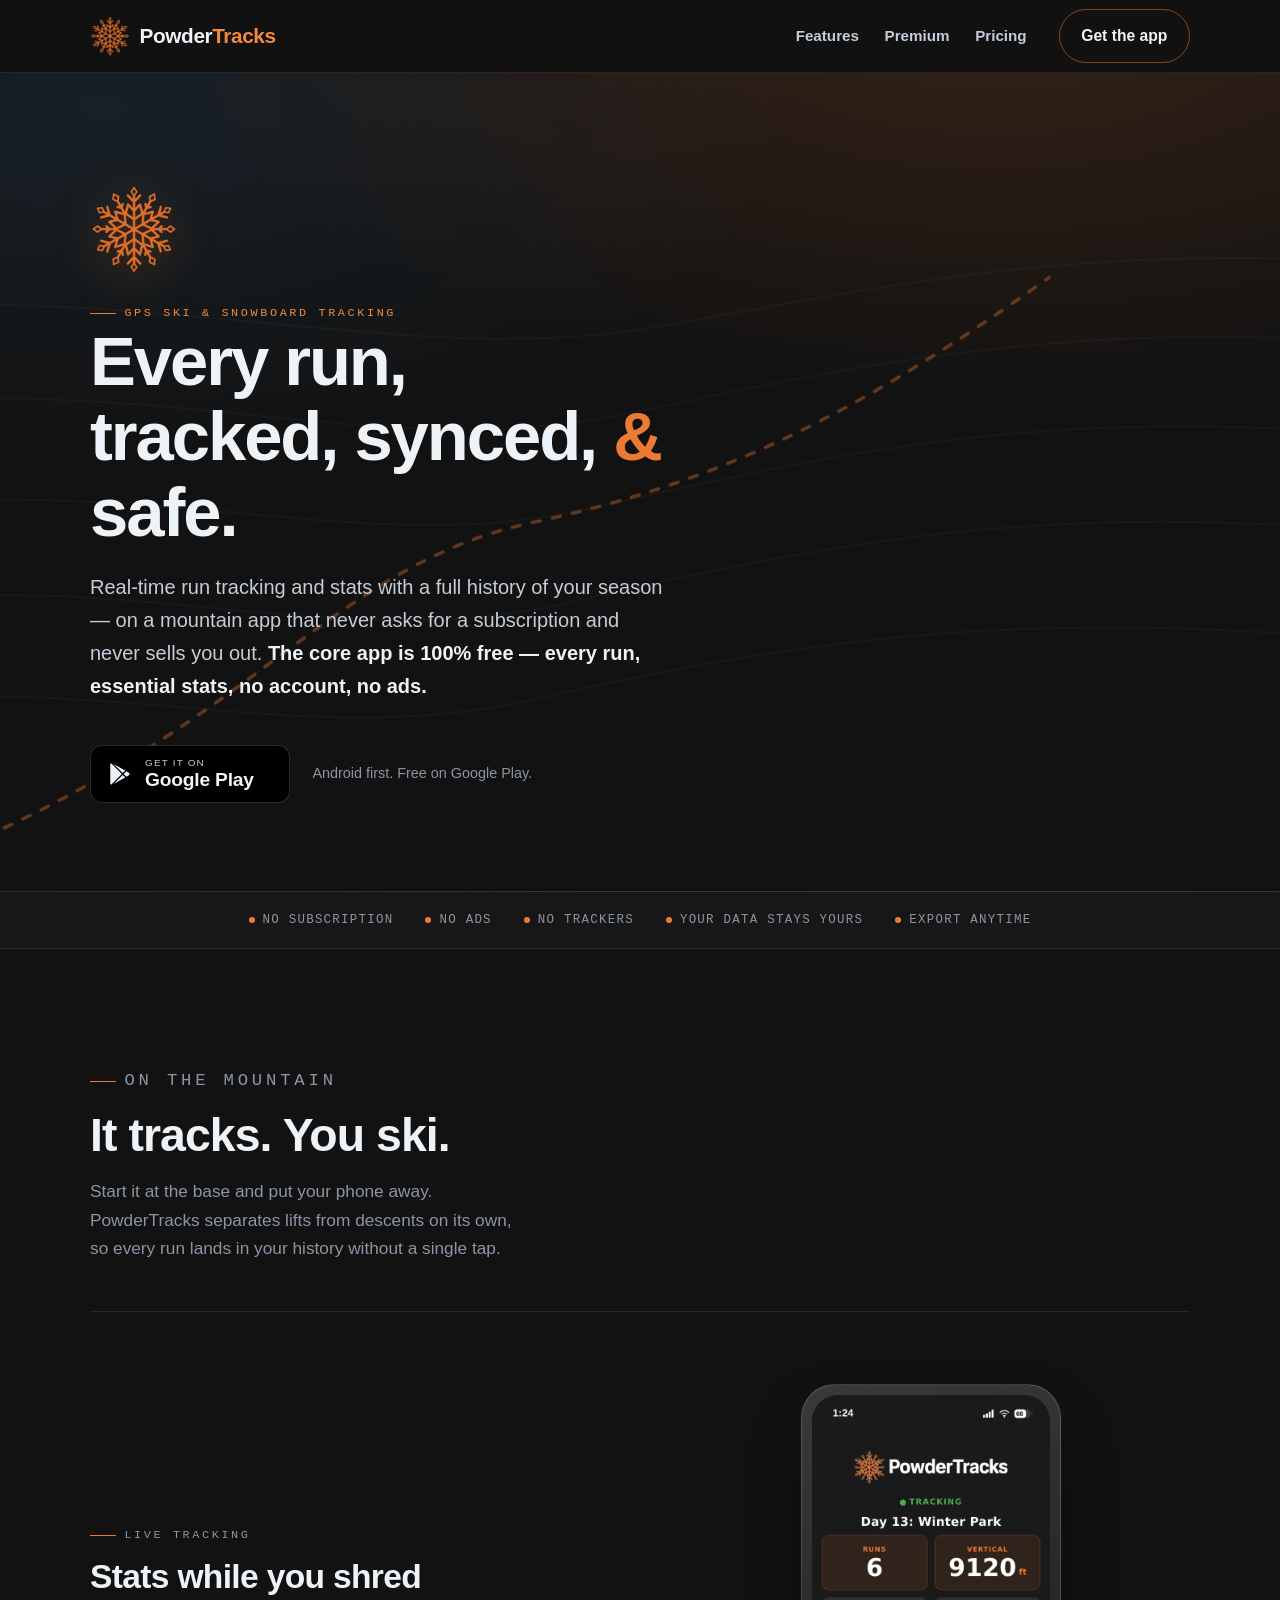
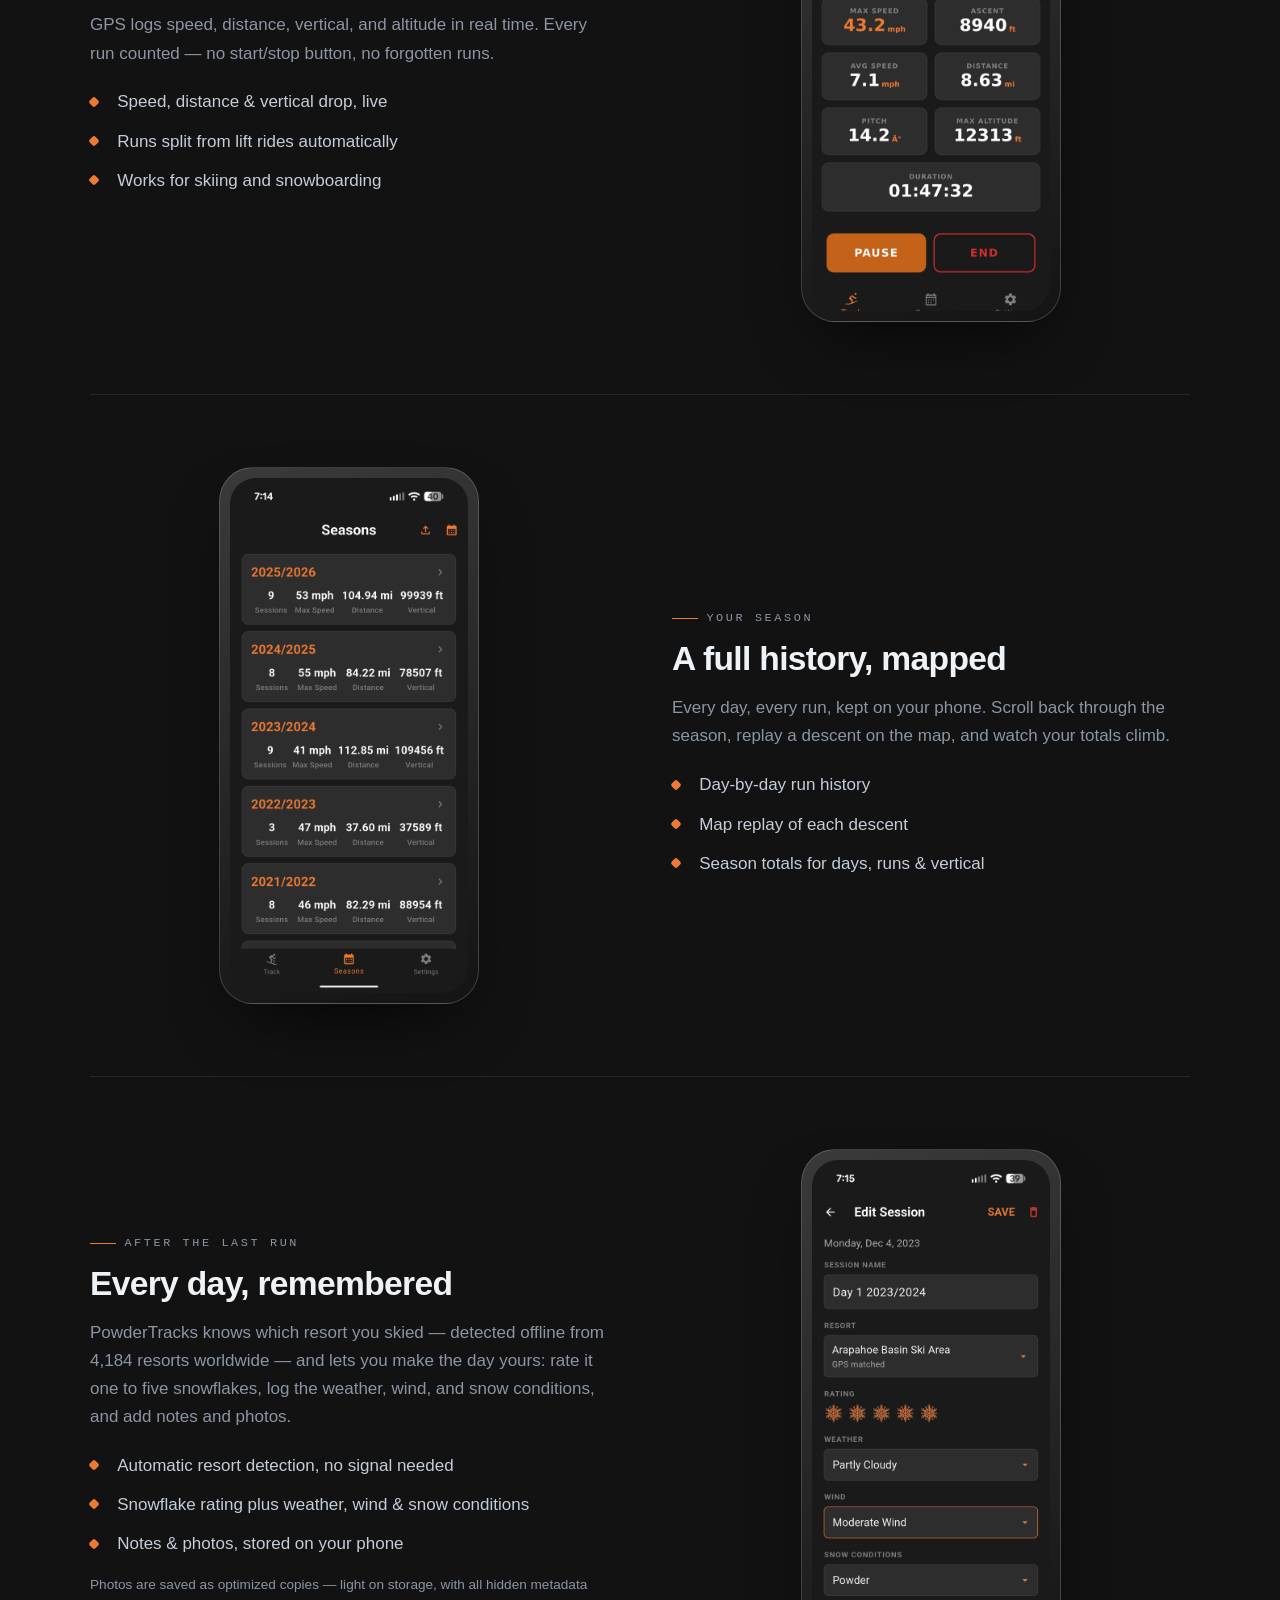
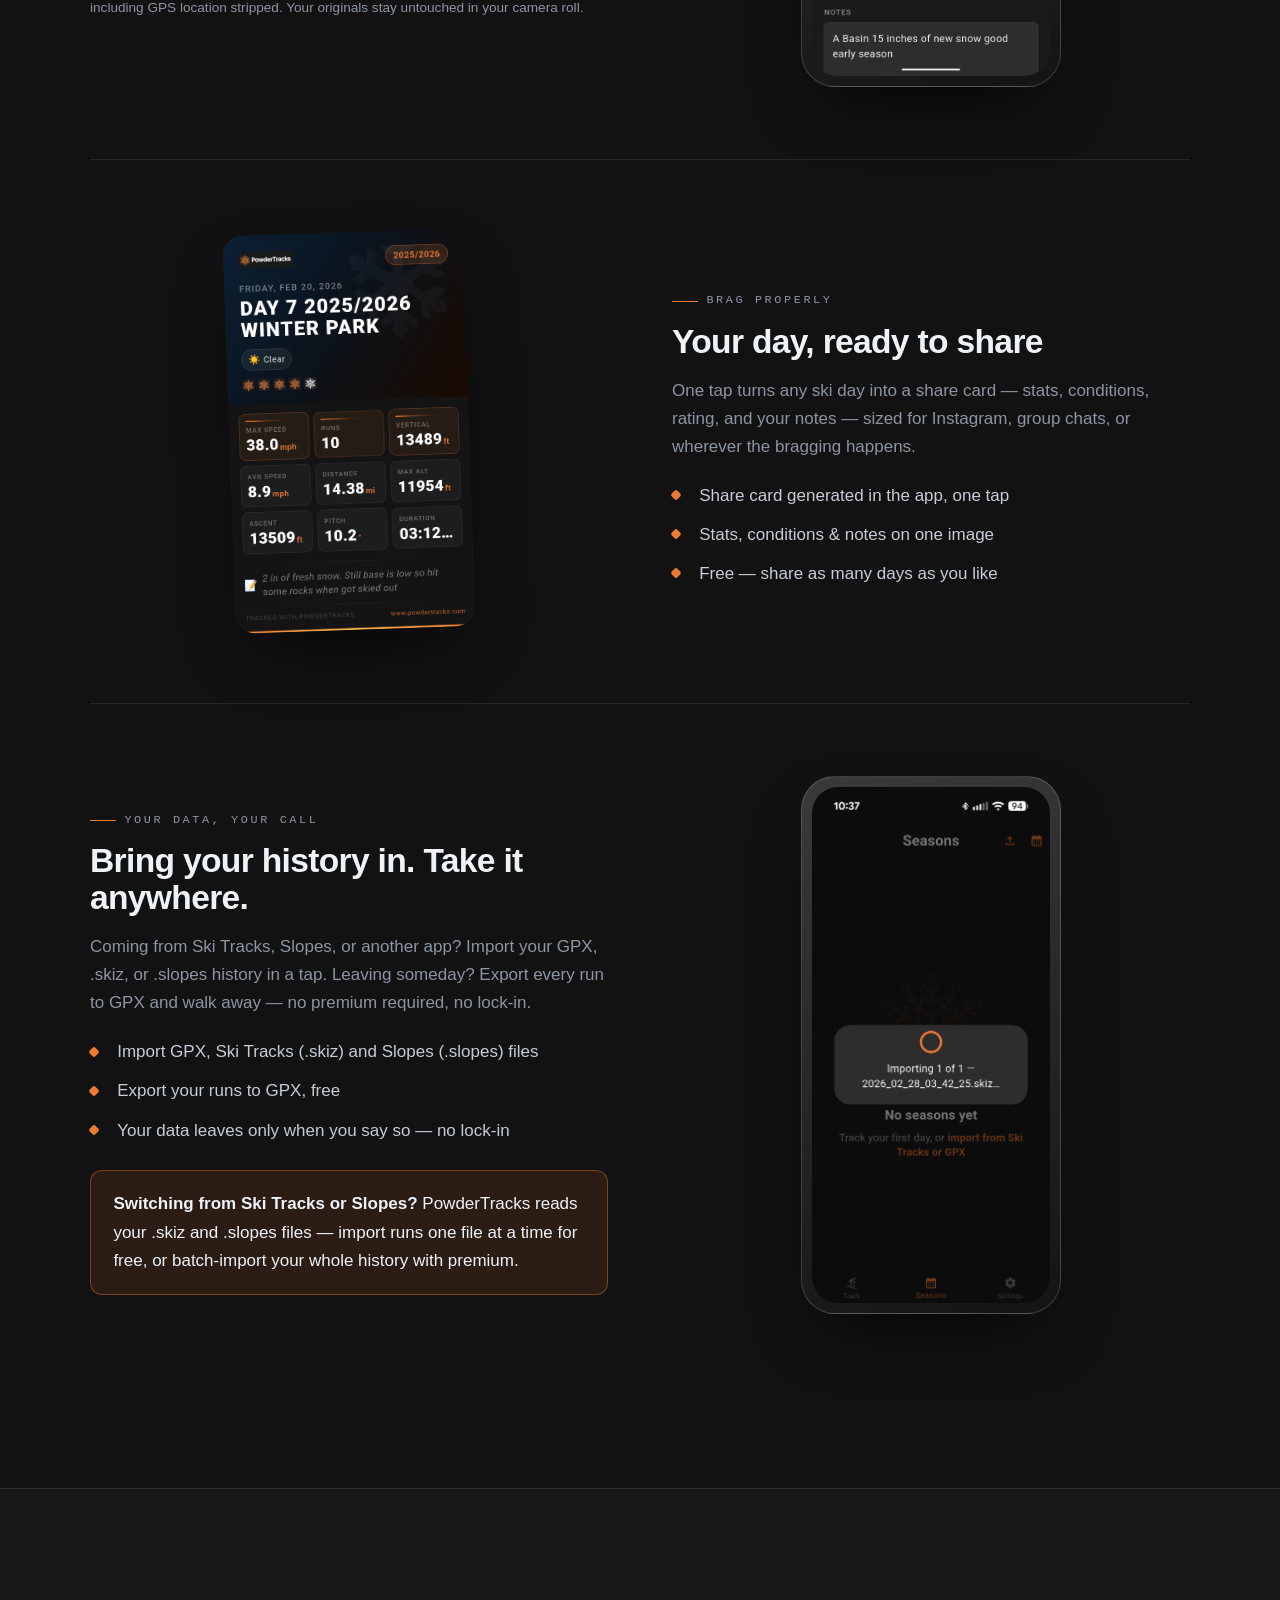
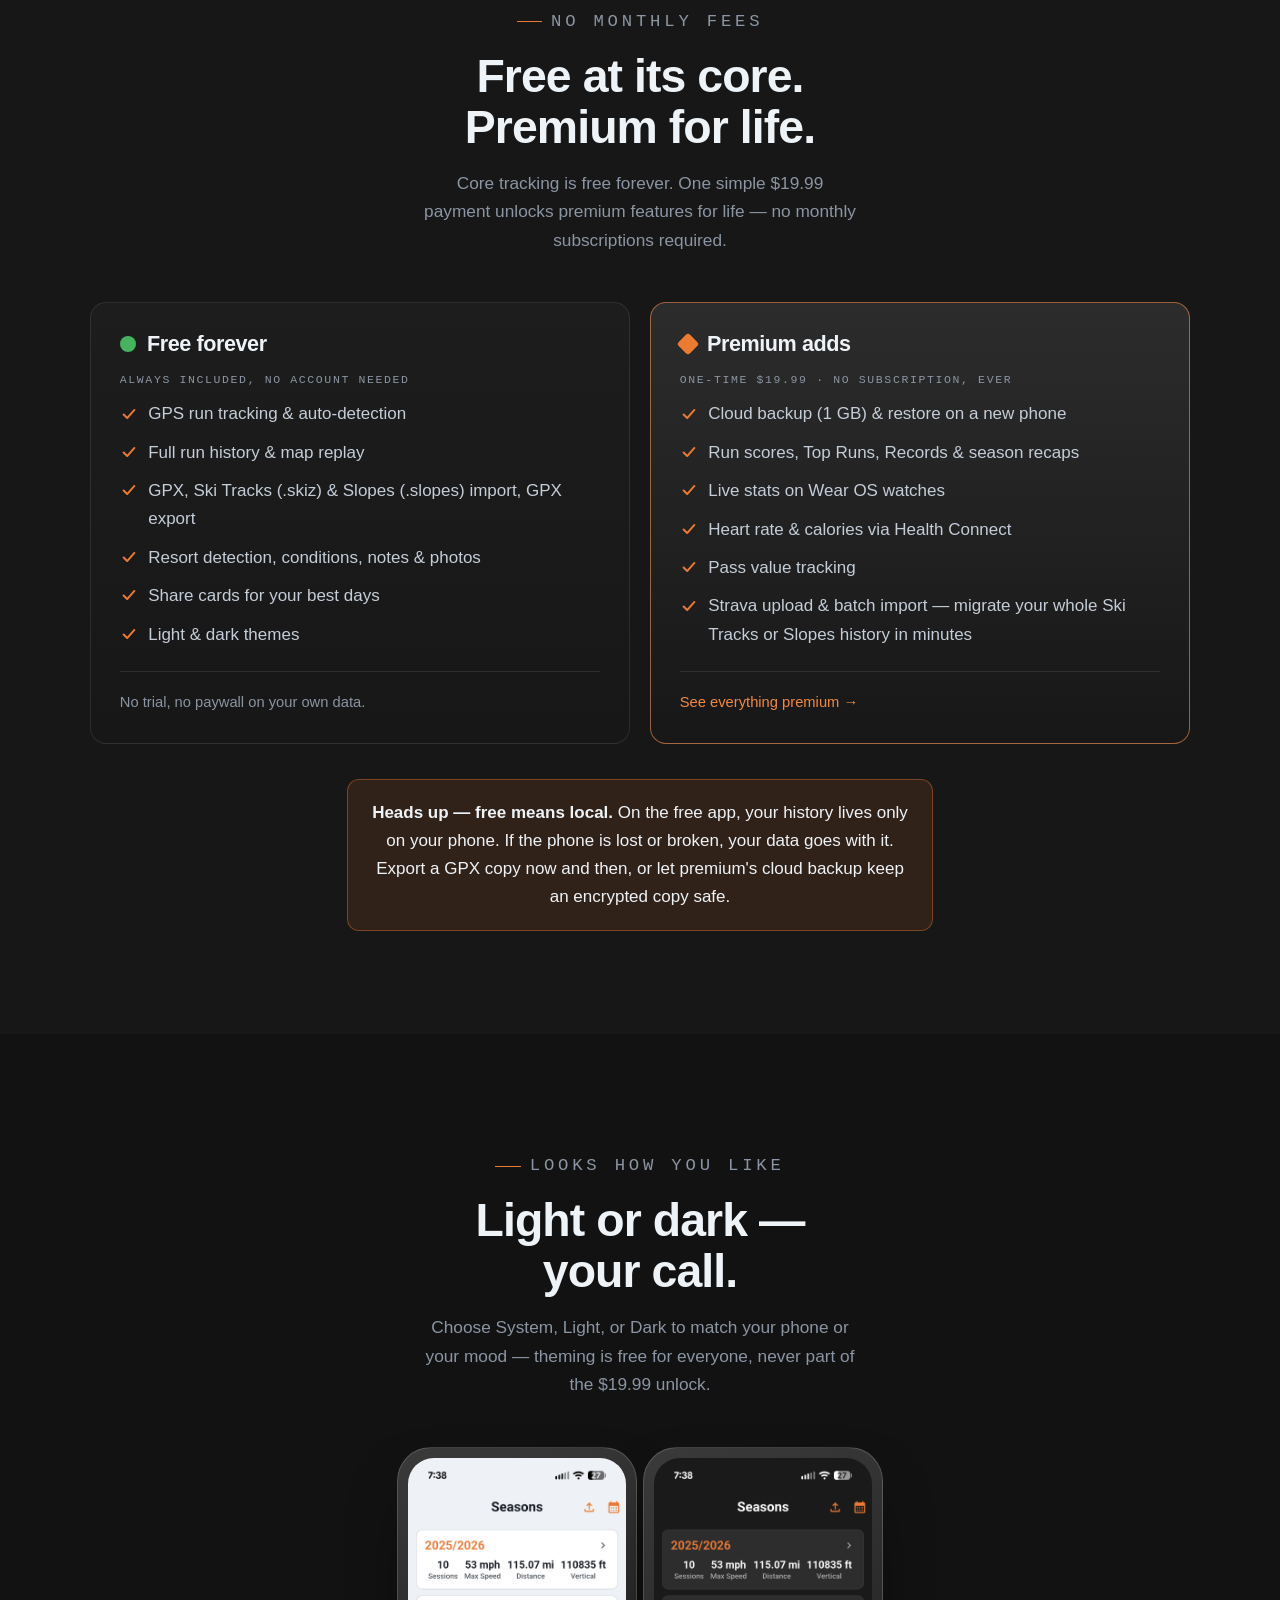
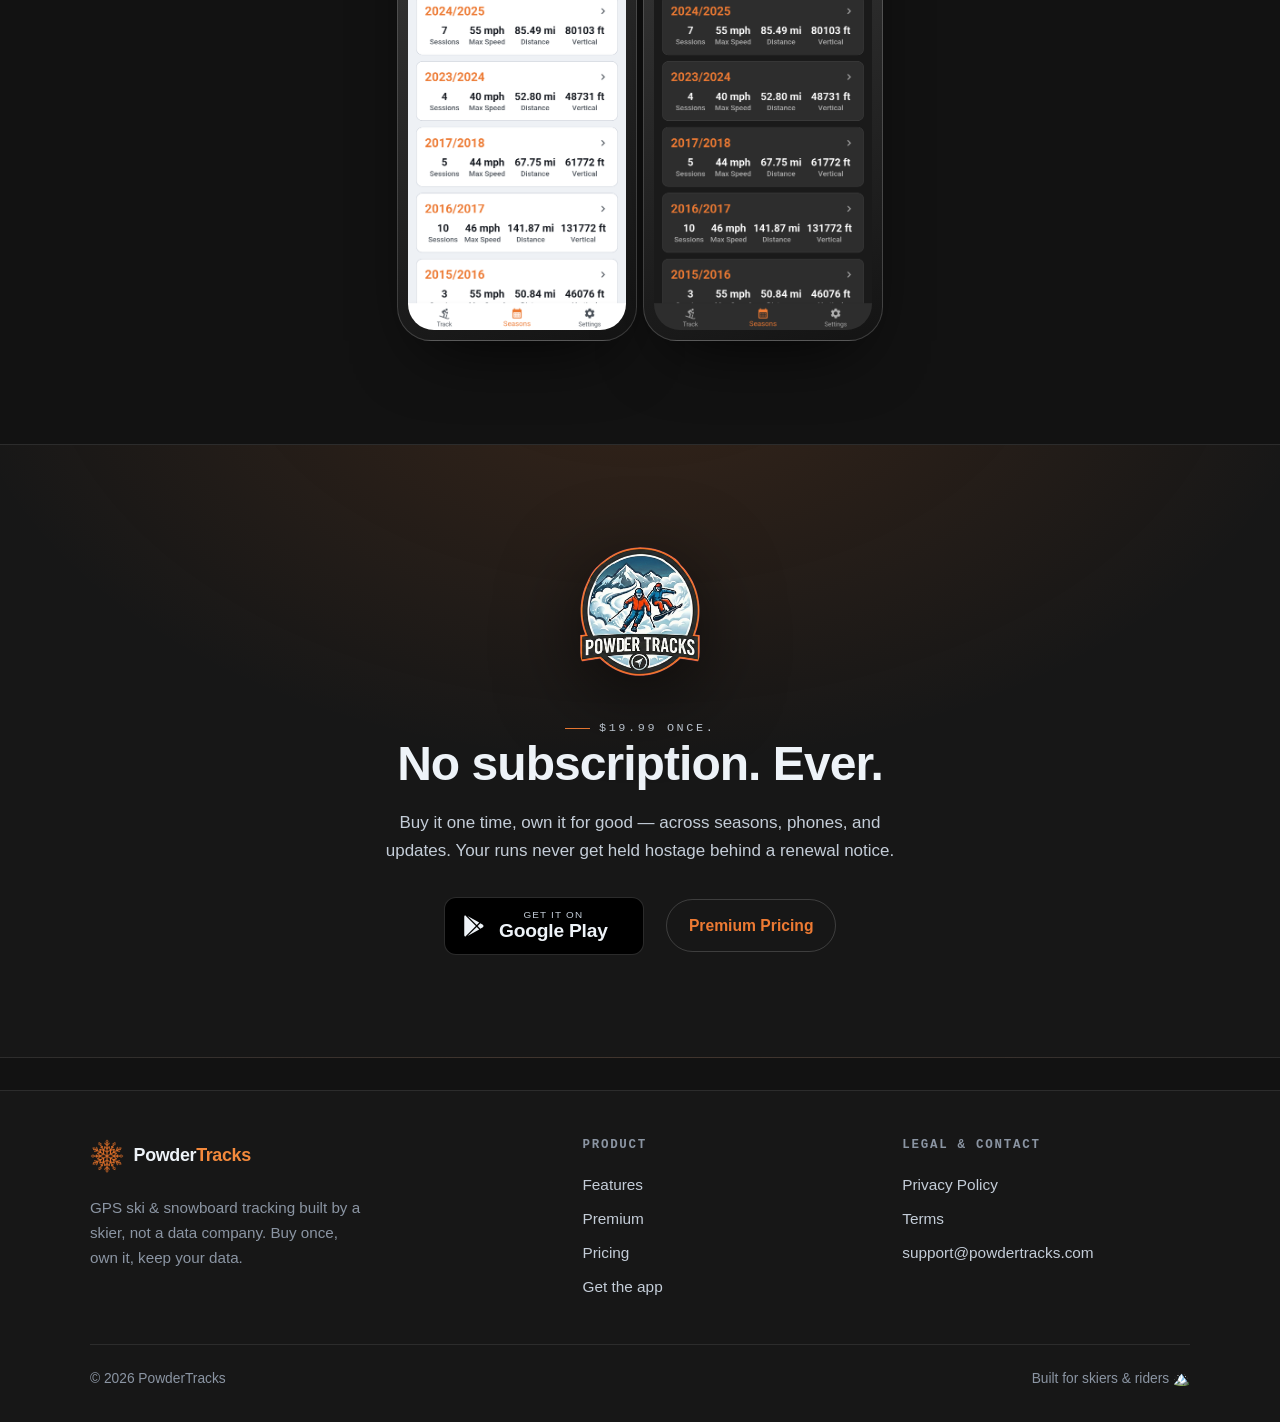
<file: index.html>
<!DOCTYPE html>
<html lang="en">
<head>
  <meta charset="UTF-8">
  <meta name="viewport" content="width=device-width, initial-scale=1">
  <title>PowderTracks — Every run, tracked, synced, and safe</title>
  <meta name="description" content="Free GPS ski & snowboard tracking — every run, every stat, no account. Premium is $19.99 once. No subscription, ever.">
  <meta name="theme-color" content="#121212">
  <link rel="icon" href="favicon.svg" type="image/svg+xml">
  <link rel="apple-touch-icon" href="images/brand/logo-256.png">
  <meta property="og:title" content="PowderTracks — Every run, tracked, synced, and safe">
  <meta property="og:description" content="Free GPS ski & snowboard tracking — every run, every stat, no account. Premium is $19.99 once. No subscription, ever.">
  <meta property="og:type" content="website">
  <meta property="og:image" content="images/social/og-cover.png">
  <meta name="twitter:card" content="summary_large_image">
  <meta name="twitter:image" content="images/social/og-cover.png">
  <link rel="stylesheet" href="styles.css">
</head>
<body>

  <header class="site-header">
    <div class="wrap">
      <a class="brand" href="index.html">
        <img src="images/brand/snowflake_orange_176.png" alt="" width="34" height="34">
        <span>Powder<b>Tracks</b></span>
      </a>
      <nav class="header-nav" aria-label="Primary">
        <a class="link" href="#features">Features</a>
        <a class="link" href="premium.html">Premium</a>
        <a class="link" href="pricing.html">Pricing</a>
        <a class="btn btn-ghost header-cta" href="#get">Get the app</a>
      </nav>
    </div>
  </header>

  <main>

    <!-- HERO -->
    <section class="hero">
      <svg class="hero-contours" viewBox="0 0 1200 600" preserveAspectRatio="xMidYMid slice" aria-hidden="true" focusable="false">
        <g fill="none" stroke="#ffffff" stroke-opacity="0.06" stroke-width="1.5">
          <path d="M-50 470 C 200 430 340 500 520 460 S 900 380 1250 430"/>
          <path d="M-50 400 C 210 350 360 430 540 390 S 920 300 1250 350"/>
          <path d="M-50 330 C 220 280 380 360 560 320 S 940 230 1250 280"/>
          <path d="M-50 250 C 240 210 400 290 590 250 S 960 170 1250 210"/>
          <path d="M-50 175 C 260 150 430 220 620 185 S 980 115 1250 150"/>
        </g>
        <path class="trail" d="M120 560 C 320 470 380 360 520 330 S 760 250 900 150" fill="none" stroke="#ed7a33" stroke-opacity="0.75" stroke-width="2.5" stroke-dasharray="6 9" stroke-linecap="round"/>
        <circle cx="120" cy="560" r="5" fill="#ed7a33"/>
        <!-- Marker rides DOWNHILL from summit (900,150) to base (120,560): keyPoints 1;0 reverses the path.
             Triangle points +x locally; a fixed rotate=150 aims it down-slope (down and to the left) the whole way. -->
        <path id="marker" d="M9 0 L-5 5 L-5 -5 Z" fill="#ed7a33" opacity="0">
          <animateMotion dur="2.4s" begin="0.5s" fill="freeze" rotate="150"
            keyPoints="1;0" keyTimes="0;1" calcMode="linear"
            path="M120 560 C 320 470 380 360 520 330 S 760 250 900 150"/>
          <set attributeName="opacity" to="1" begin="0.5s" fill="freeze"/>
        </path>
        <!-- Static fallback shown only under prefers-reduced-motion, resting at the base, same down-slope aim -->
        <path class="marker-static" d="M9 0 L-5 5 L-5 -5 Z" transform="translate(120 560) rotate(150)" fill="#ed7a33"/>
      </svg>

      <div class="snow" aria-hidden="true"><i></i><i></i><i></i><i></i><i></i><i></i><i></i><i></i><i></i><i></i><i></i><i></i><i></i><i></i></div>

      <div class="wrap">
        <img class="hero-badge" src="images/brand/snowflake_orange_1024.png" alt="PowderTracks" width="88" height="88">
        <p class="eyebrow">GPS ski &amp; snowboard tracking</p>
        <h1>Every run, tracked, synced, <span class="amp">&amp;</span> safe.</h1>
        <p class="hero-sub">Real-time run tracking and stats with a full history of your season — on a mountain app that never asks for a subscription and never sells you out. <strong>The core app is 100% free — every run, essential stats, no account, no ads.</strong></p>

        <div class="hero-actions" style="margin-top:2.6rem;">
          <a class="playbadge" href="#" aria-label="Get it on Google Play">
            <svg viewBox="0 0 24 24" fill="currentColor" aria-hidden="true"><path d="M3,20.5V3.5C3,2.91 3.34,2.39 3.84,2.15L13.69,12L3.84,21.85C3.34,21.6 3,21.09 3,20.5M16.81,15.12L6.05,21.34L14.54,12.85L16.81,15.12M20.16,10.81C20.5,11.08 20.75,11.5 20.75,12C20.75,12.5 20.53,12.9 20.18,13.18L17.89,14.5L15.39,12L17.89,9.5L20.16,10.81M6.05,2.66L16.81,8.88L14.54,11.15L6.05,2.66Z"/></svg>
            <span class="lines">
              <span class="small">Get it on</span>
              <span class="big">Google Play</span>
            </span>
          </a>
          <span class="hero-note">Android first. Free on Google Play.</span>
        </div>
      </div>
    </section>

    <!-- TRUST STRIP -->
    <section class="trust">
      <div class="wrap">
        <ul>
          <li>No subscription</li>
          <li>No ads</li>
          <li>No trackers</li>
          <li>Your data stays yours</li>
          <li>Export anytime</li>
        </ul>
      </div>
    </section>

    <!-- FEATURES with screenshot slots -->
    <section class="section" id="features">
      <div class="wrap">
        <div class="section-head">
          <p class="eyebrow">On the mountain</p>
          <h2>It tracks. You ski.</h2>
          <p>Start it at the base and put your phone away. PowderTracks separates lifts from descents on its own, so every run lands in your history without a single tap.</p>
        </div>

        <!-- Feature 1 -->
        <div class="feature-row">
          <div class="feature-copy">
            <p class="eyebrow">Live tracking</p>
            <h3>Stats while you shred</h3>
            <p>GPS logs speed, distance, vertical, and altitude in real time. Every run counted — no start/stop button, no forgotten runs.</p>
            <ul class="feature-list">
              <li>Speed, distance &amp; vertical drop, live</li>
              <li>Runs split from lift rides automatically</li>
              <li>Works for skiing and snowboarding</li>
            </ul>
          </div>
          <div class="feature-media">
            <div class="phone">
              <div class="phone-screen">
                <img src="images/screenshots/free/live-tracking.png" alt="PowderTracks live run tracking screen" width="1179" height="2556" loading="lazy">
              </div>
            </div>
          </div>
        </div>

        <!-- Feature 2 -->
        <div class="feature-row reverse">
          <div class="feature-copy">
            <p class="eyebrow">Your season</p>
            <h3>A full history, mapped</h3>
            <p>Every day, every run, kept on your phone. Scroll back through the season, replay a descent on the map, and watch your totals climb.</p>
            <ul class="feature-list">
              <li>Day-by-day run history</li>
              <li>Map replay of each descent</li>
              <li>Season totals for days, runs &amp; vertical</li>
            </ul>
          </div>
          <div class="feature-media">
            <div class="phone">
              <div class="phone-screen">
                <img src="images/screenshots/free/season_history.png" alt="PowderTracks run history and map screen" width="1179" height="2556" loading="lazy">
              </div>
            </div>
          </div>
        </div>

        <!-- Feature 3 (free): Day details -->
        <div class="feature-row">
          <div class="feature-copy">
            <p class="eyebrow">After the last run</p>
            <h3>Every day, remembered</h3>
            <p>PowderTracks knows which resort you skied — detected offline from 4,184 resorts worldwide — and lets you make the day yours: rate it one to five snowflakes, log the weather, wind, and snow conditions, and add notes and photos.</p>
            <ul class="feature-list">
              <li>Automatic resort detection, no signal needed</li>
              <li>Snowflake rating plus weather, wind &amp; snow conditions</li>
              <li>Notes &amp; photos, stored on your phone</li>
            </ul>
            <p style="font-size:.85rem;">Photos are saved as optimized copies — light on storage, with all hidden metadata including GPS location stripped. Your originals stay untouched in your camera roll.</p>
          </div>
          <div class="feature-media">
            <div class="phone">
              <div class="phone-screen">
                <img src="images/screenshots/free/day-details.png" alt="PowderTracks day details screen — resort, rating, conditions, notes and photos" width="1179" height="2556" loading="lazy">
              </div>
            </div>
          </div>
        </div>

        <!-- Feature 4 (free): Share card -->
        <div class="feature-row reverse">
          <div class="feature-copy">
            <p class="eyebrow">Brag properly</p>
            <h3>Your day, ready to share</h3>
            <p>One tap turns any ski day into a share card — stats, conditions, rating, and your notes — sized for Instagram, group chats, or wherever the bragging happens.</p>
            <ul class="feature-list">
              <li>Share card generated in the app, one tap</li>
              <li>Stats, conditions &amp; notes on one image</li>
              <li>Free — share as many days as you like</li>
            </ul>
          </div>
          <div class="feature-media">
            <div class="share-card">
              <img src="images/social/powdertracks_share.png" alt="PowderTracks share card showing a ski day's stats, conditions, rating and notes" width="1160" height="1926" loading="lazy">
            </div>
          </div>
        </div>

        <!-- Feature 5 -->
        <div class="feature-row">
          <div class="feature-copy">
            <p class="eyebrow">Your data, your call</p>
            <h3>Bring your history in. Take it anywhere.</h3>
            <p>Coming from Ski Tracks, Slopes, or another app? Import your GPX, .skiz, or .slopes history in a tap. Leaving someday? Export every run to GPX and walk away — no premium required, no lock-in.</p>
            <ul class="feature-list">
              <li>Import GPX, Ski Tracks (.skiz) and Slopes (.slopes) files</li>
              <li>Export your runs to GPX, free</li>
              <li>Your data leaves only when you say so — no lock-in</li>
            </ul>
            <div class="callout">
              <p><strong>Switching from Ski Tracks or Slopes?</strong> PowderTracks reads your .skiz and .slopes files — import runs one file at a time for free, or batch-import your whole history with premium.</p>
            </div>
          </div>
          <div class="feature-media">
            <div class="phone">
              <div class="phone-screen">
                <img src="images/screenshots/free/single_skiz_import.png" alt="PowderTracks import screen — bring your history in" width="1179" height="2556" loading="lazy">
              </div>
            </div>
          </div>
        </div>
      </div>
    </section>

    <!-- FREE vs PREMIUM -->
    <section class="section" id="whats-included" style="background:var(--ink-2);border-top:1px solid var(--line);">
      <div class="wrap">
        <div class="section-head center">
          <p class="eyebrow" style="justify-content:center;">No monthly fees</p>
          <h2>Free at its core.<br>Premium for life.</h2>
          <p style="margin-inline:auto;">Core tracking is free forever. One simple $19.99 payment unlocks premium features for life — no monthly subscriptions required.</p>
        </div>

        <div class="tiers">
          <div class="tier">
            <div class="tier-head">
              <span class="marker green" aria-hidden="true"></span>
              <h3>Free forever</h3>
            </div>
            <p class="kicker">Always included, no account needed</p>
            <ul>
              <li><svg viewBox="0 0 20 20" fill="none" stroke="currentColor" stroke-width="2.2" stroke-linecap="round" stroke-linejoin="round" aria-hidden="true"><path d="M4 10.5l4 4 8-9"/></svg>GPS run tracking &amp; auto-detection</li>
              <li><svg viewBox="0 0 20 20" fill="none" stroke="currentColor" stroke-width="2.2" stroke-linecap="round" stroke-linejoin="round" aria-hidden="true"><path d="M4 10.5l4 4 8-9"/></svg>Full run history &amp; map replay</li>
              <li><svg viewBox="0 0 20 20" fill="none" stroke="currentColor" stroke-width="2.2" stroke-linecap="round" stroke-linejoin="round" aria-hidden="true"><path d="M4 10.5l4 4 8-9"/></svg>GPX, Ski Tracks (.skiz) &amp; Slopes (.slopes) import, GPX export</li>
              <li><svg viewBox="0 0 20 20" fill="none" stroke="currentColor" stroke-width="2.2" stroke-linecap="round" stroke-linejoin="round" aria-hidden="true"><path d="M4 10.5l4 4 8-9"/></svg>Resort detection, conditions, notes &amp; photos</li>
              <li><svg viewBox="0 0 20 20" fill="none" stroke="currentColor" stroke-width="2.2" stroke-linecap="round" stroke-linejoin="round" aria-hidden="true"><path d="M4 10.5l4 4 8-9"/></svg>Share cards for your best days</li>
              <li><svg viewBox="0 0 20 20" fill="none" stroke="currentColor" stroke-width="2.2" stroke-linecap="round" stroke-linejoin="round" aria-hidden="true"><path d="M4 10.5l4 4 8-9"/></svg>Light &amp; dark themes</li>
            </ul>
            <p class="foot">No trial, no paywall on your own data.</p>
          </div>

          <div class="tier premium">
            <div class="tier-head">
              <span class="marker diamond" aria-hidden="true"></span>
              <h3>Premium adds</h3>
            </div>
            <p class="kicker">One-time $19.99 · no subscription, ever</p>
            <ul>
              <li><svg viewBox="0 0 20 20" fill="none" stroke="currentColor" stroke-width="2.2" stroke-linecap="round" stroke-linejoin="round" aria-hidden="true"><path d="M4 10.5l4 4 8-9"/></svg>Cloud backup (1&nbsp;GB) &amp; restore on a new phone</li>
              <li><svg viewBox="0 0 20 20" fill="none" stroke="currentColor" stroke-width="2.2" stroke-linecap="round" stroke-linejoin="round" aria-hidden="true"><path d="M4 10.5l4 4 8-9"/></svg>Run scores, Top Runs, Records &amp; season recaps</li>
              <li><svg viewBox="0 0 20 20" fill="none" stroke="currentColor" stroke-width="2.2" stroke-linecap="round" stroke-linejoin="round" aria-hidden="true"><path d="M4 10.5l4 4 8-9"/></svg>Live stats on Wear OS watches</li>
              <li><svg viewBox="0 0 20 20" fill="none" stroke="currentColor" stroke-width="2.2" stroke-linecap="round" stroke-linejoin="round" aria-hidden="true"><path d="M4 10.5l4 4 8-9"/></svg>Heart rate &amp; calories via Health Connect</li>
              <li><svg viewBox="0 0 20 20" fill="none" stroke="currentColor" stroke-width="2.2" stroke-linecap="round" stroke-linejoin="round" aria-hidden="true"><path d="M4 10.5l4 4 8-9"/></svg>Pass value tracking</li>
              <li><svg viewBox="0 0 20 20" fill="none" stroke="currentColor" stroke-width="2.2" stroke-linecap="round" stroke-linejoin="round" aria-hidden="true"><path d="M4 10.5l4 4 8-9"/></svg>Strava upload &amp; batch import — migrate your whole Ski Tracks or Slopes history in minutes</li>
            </ul>
            <p class="foot"><a href="premium.html">See everything premium →</a></p>
          </div>
        </div>

        <div class="callout center" style="margin-top:2.2rem;max-width:62ch;">
          <p><strong>Heads up — free means local.</strong> On the free app, your history lives only on your phone. If the phone is lost or broken, your data goes with it. Export a GPX copy now and then, or let premium's cloud backup keep an encrypted copy safe.</p>
        </div>
      </div>
    </section>

    <!-- LIGHT / DARK THEMES (free) -->
    <section class="section" id="themes">
      <div class="wrap">
        <div class="section-head center">
          <p class="eyebrow" style="justify-content:center;">Looks how you like</p>
          <h2>Light or dark — your call.</h2>
          <p style="margin-inline:auto;">Choose System, Light, or Dark to match your phone or your mood — theming is free for everyone, never part of the $19.99 unlock.</p>
        </div>

        <div class="theme-pair">
          <div class="phone">
            <div class="phone-screen">
              <img src="images/screenshots/free/light_theme_season.png" alt="PowderTracks Seasons screen in light theme" width="1179" height="2556" loading="lazy">
            </div>
          </div>
          <div class="phone">
            <div class="phone-screen">
              <img src="images/screenshots/free/dark_theme_season.png" alt="PowderTracks Seasons screen in dark theme" width="1179" height="2556" loading="lazy">
            </div>
          </div>
        </div>
      </div>
    </section>

    <!-- MANIFESTO + DOWNLOAD -->
    <section class="section band" id="get">
      <div class="wrap">
        <img class="appicon" src="images/brand/logo-256.png" alt="PowderTracks app icon" width="120" height="128">
        <p class="eyebrow" style="justify-content:center;">$19.99 once.</p>
        <h2>No subscription. Ever.</h2>
        <p>Buy it one time, own it for good — across seasons, phones, and updates. Your runs never get held hostage behind a renewal notice.</p>
        <div class="hero-actions">
          <a class="playbadge" href="#" aria-label="Get it on Google Play">
            <svg viewBox="0 0 24 24" fill="currentColor" aria-hidden="true"><path d="M3,20.5V3.5C3,2.91 3.34,2.39 3.84,2.15L13.69,12L3.84,21.85C3.34,21.6 3,21.09 3,20.5M16.81,15.12L6.05,21.34L14.54,12.85L16.81,15.12M20.16,10.81C20.5,11.08 20.75,11.5 20.75,12C20.75,12.5 20.53,12.9 20.18,13.18L17.89,14.5L15.39,12L17.89,9.5L20.16,10.81M6.05,2.66L16.81,8.88L14.54,11.15L6.05,2.66Z"/></svg>
            <span class="lines">
              <span class="small">Get it on</span>
              <span class="big">Google Play</span>
            </span>
          </a>
          <a class="btn btn-outline" href="pricing.html">Premium Pricing</a>
        </div>
      </div>
    </section>

  </main>

  <footer class="site-footer">
    <div class="wrap">
      <div class="footer-grid">
        <div class="footer-brand">
          <a class="brand" href="index.html">
            <img src="images/brand/snowflake_orange_176.png" alt="" width="30" height="30">
            <span>Powder<b>Tracks</b></span>
          </a>
          <p>GPS ski &amp; snowboard tracking built by a skier, not a data company. Buy once, own it, keep your data.</p>
        </div>
        <div class="footer-col">
          <h4>Product</h4>
          <a href="#features">Features</a>
          <a href="premium.html">Premium</a>
          <a href="pricing.html">Pricing</a>
          <a href="#get">Get the app</a>
        </div>
        <div class="footer-col">
          <h4>Legal &amp; contact</h4>
          <a href="privacy.html">Privacy Policy</a>
          <a href="terms.html">Terms</a>
          <a href="mailto:support@powdertracks.com">support@powdertracks.com</a>
        </div>
      </div>
      <div class="footer-base">
        <span>© 2026 PowderTracks</span>
        <span>Built for skiers &amp; riders 🏔️</span>
      </div>
    </div>
  </footer>

</body>
</html>
</file>
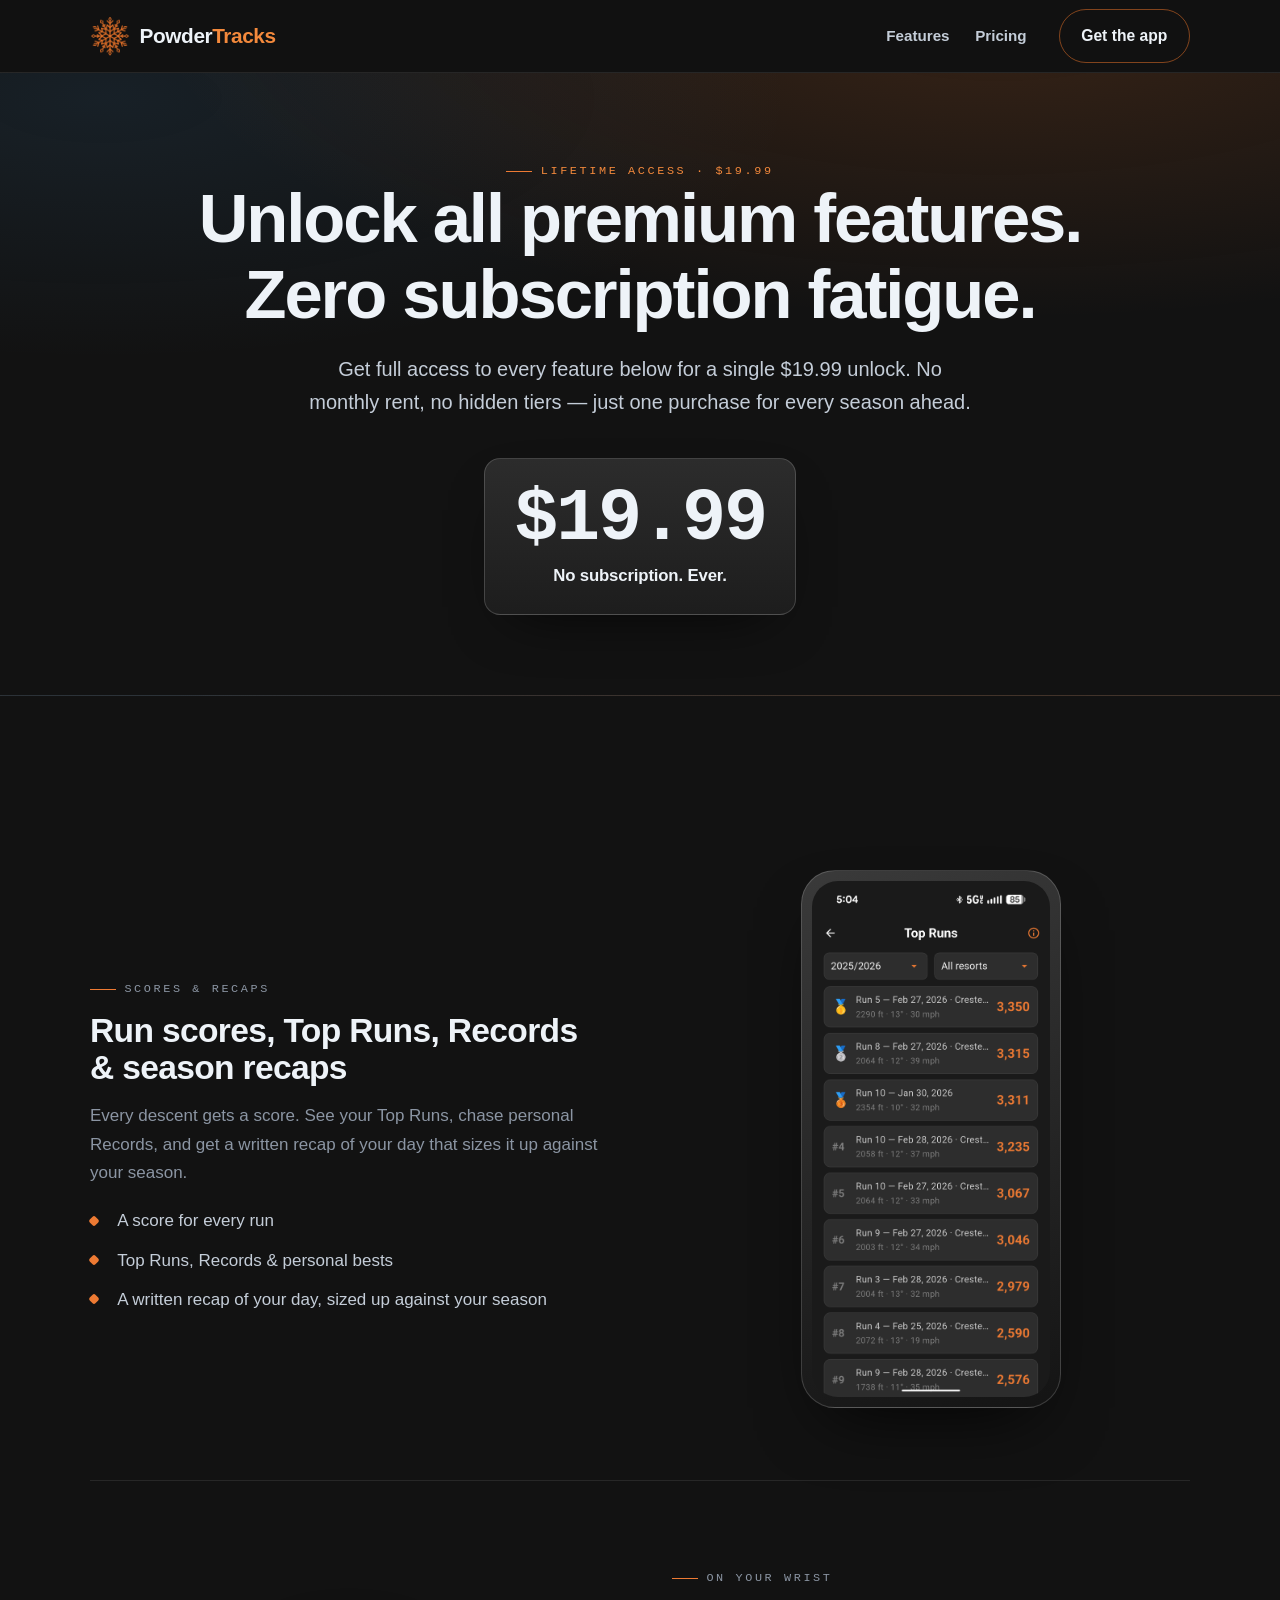
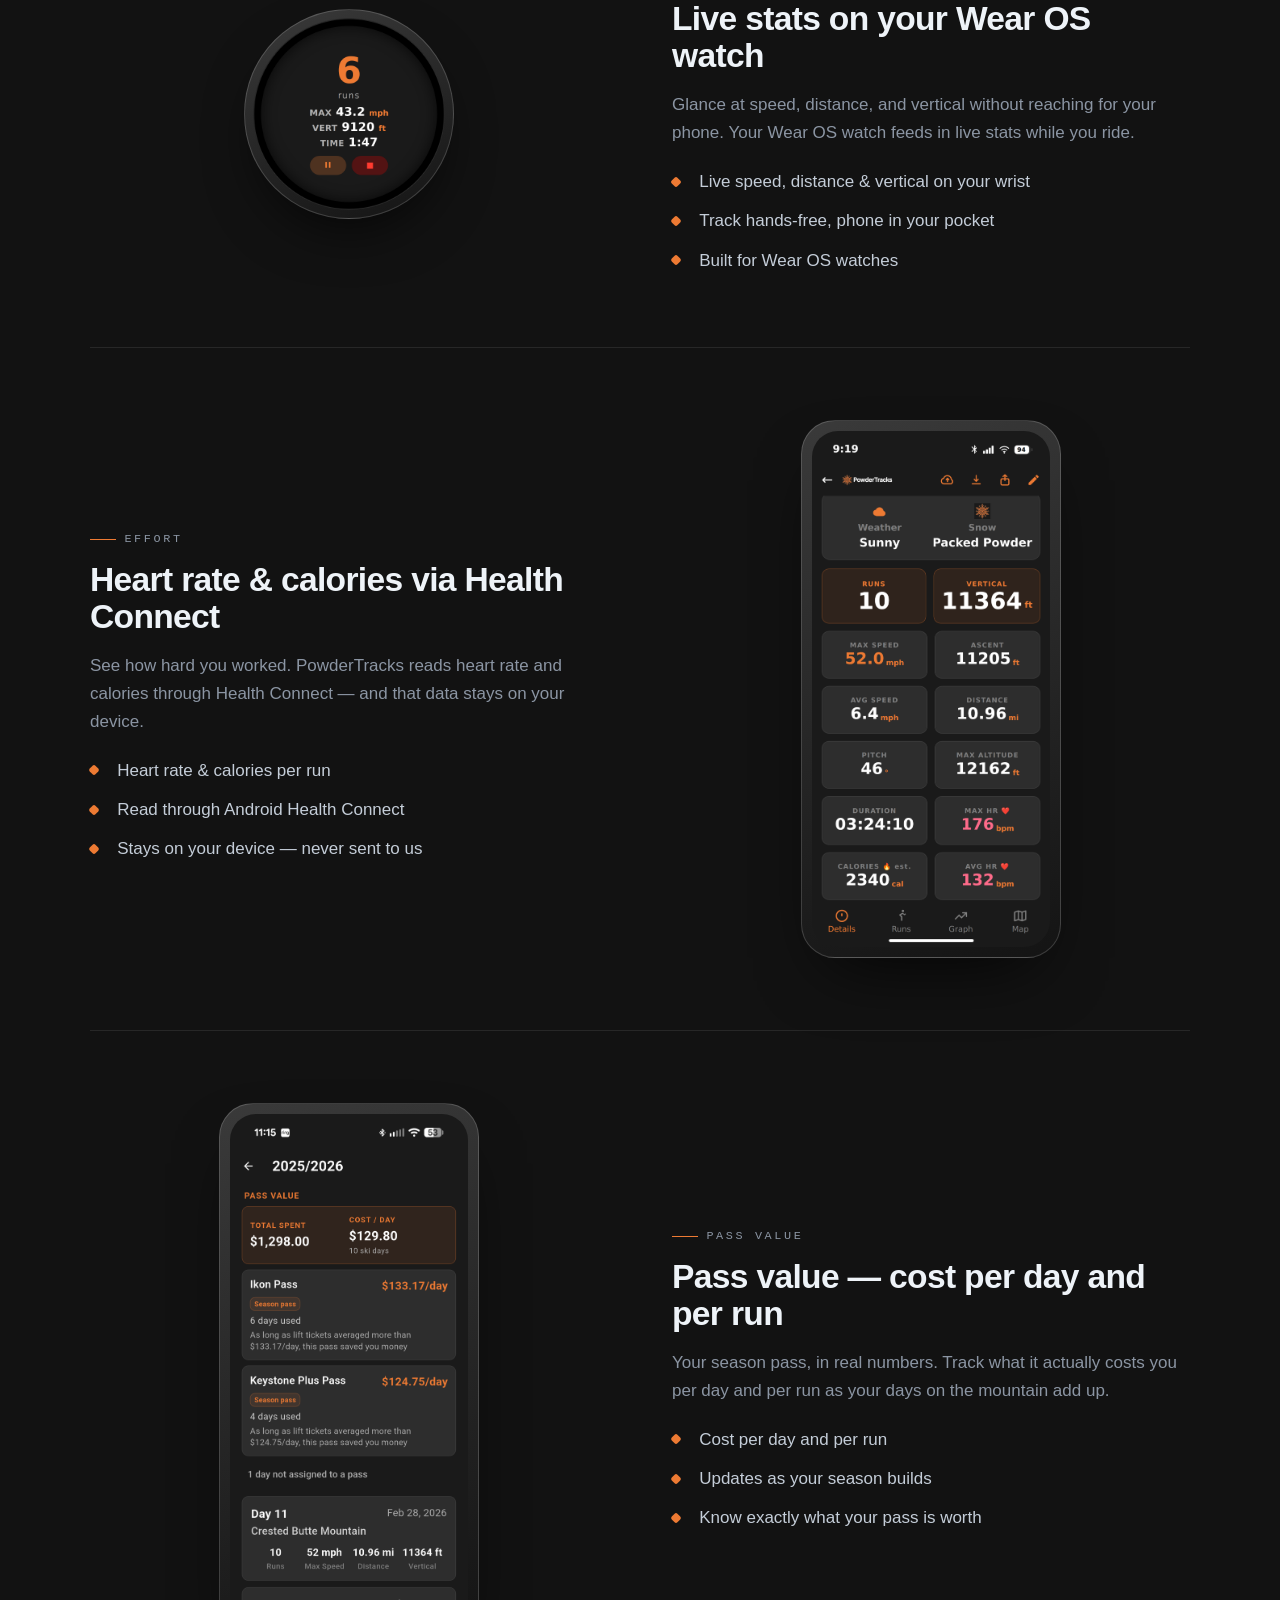
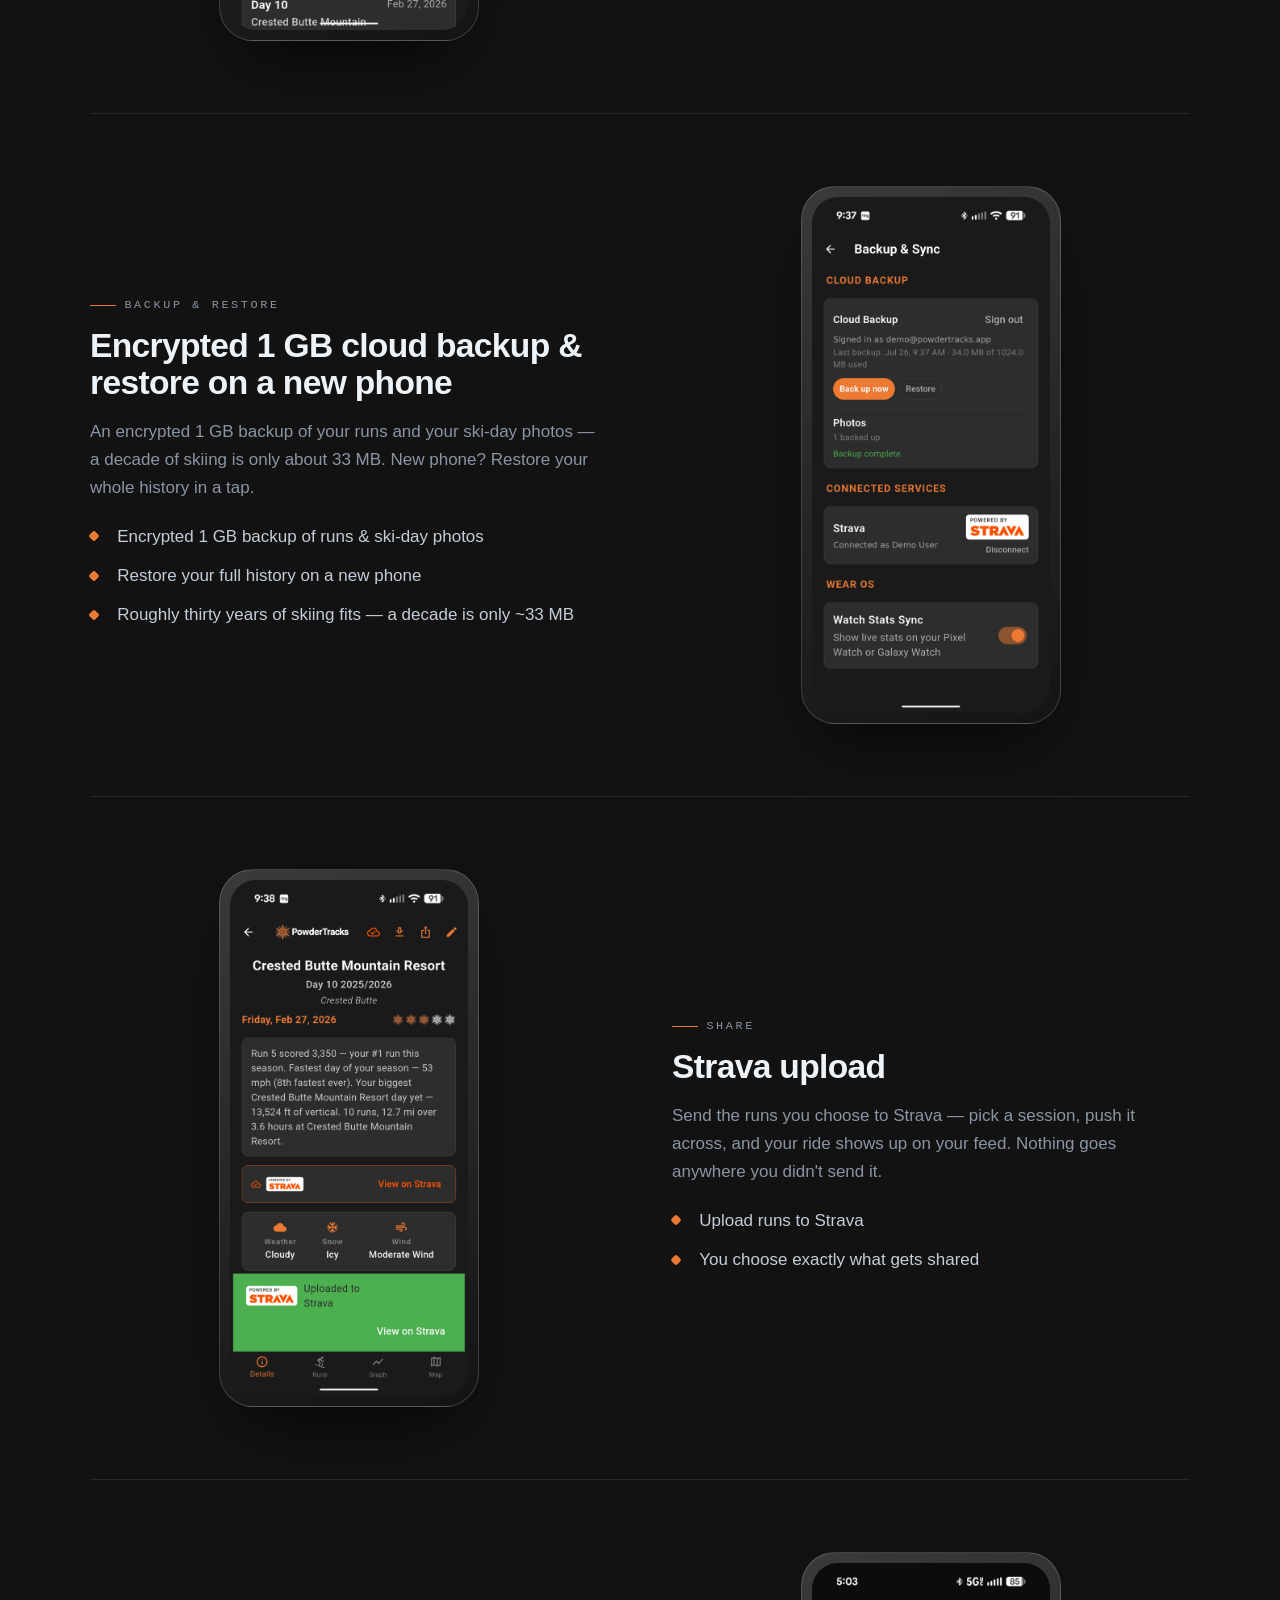
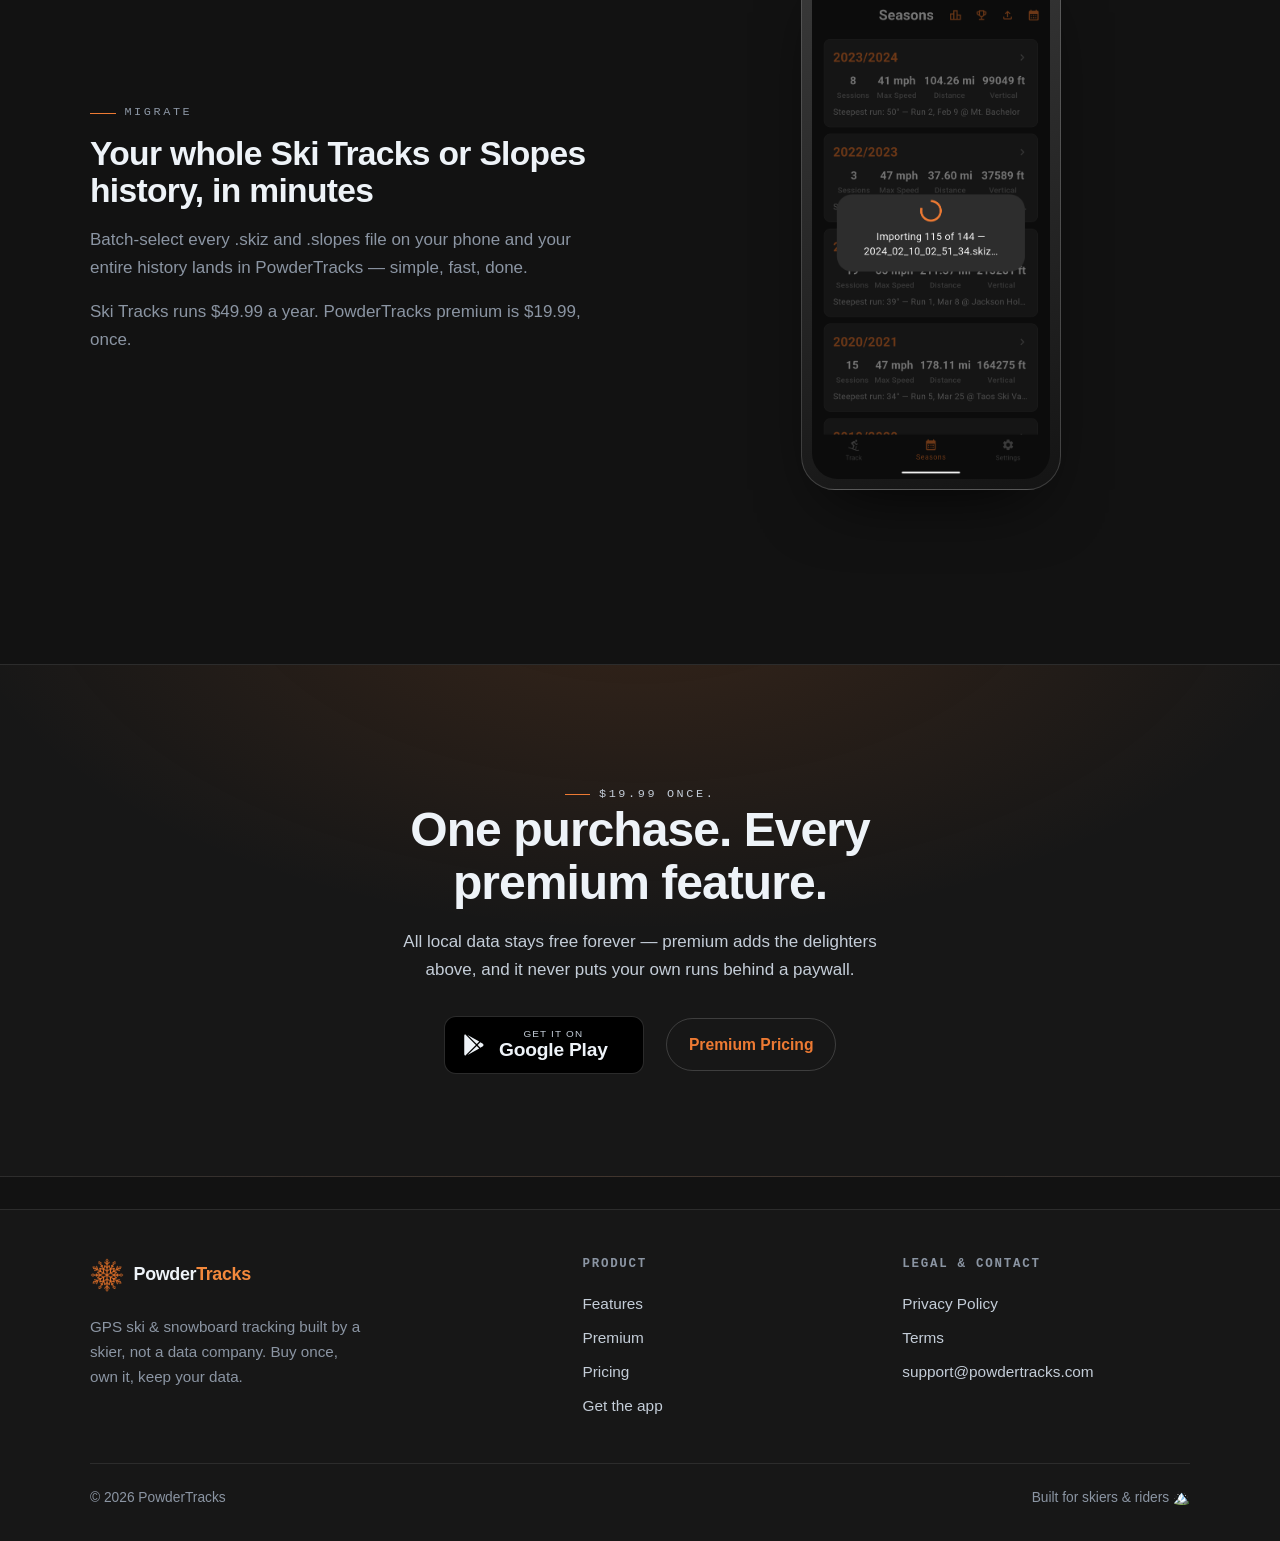
<file: premium.html>
<!DOCTYPE html>
<html lang="en">
<head>
  <meta charset="UTF-8">
  <meta name="viewport" content="width=device-width, initial-scale=1">
  <title>Premium — PowderTracks · everything in the one-time $19.99</title>
  <meta name="description" content="Everything PowderTracks Premium adds — scores, Wear OS stats, heart rate, pass value, encrypted cloud backup, and Strava — all part of the single $19.99 purchase. No subscription, ever.">
  <meta name="theme-color" content="#121212">
  <link rel="icon" href="favicon.svg" type="image/svg+xml">
  <link rel="apple-touch-icon" href="images/brand/logo-256.png">
  <meta property="og:title" content="Premium — PowderTracks · everything in the one-time $19.99">
  <meta property="og:description" content="Scores, Wear OS stats, heart rate, pass value, cloud backup, and Strava — all in the single $19.99 purchase. No subscription, ever.">
  <meta property="og:type" content="website">
  <meta property="og:image" content="images/social/og-cover.png">
  <meta name="twitter:card" content="summary_large_image">
  <meta name="twitter:image" content="images/social/og-cover.png">
  <link rel="stylesheet" href="styles.css">
</head>
<body>

  <header class="site-header">
    <div class="wrap">
      <a class="brand" href="index.html">
        <img src="images/brand/snowflake_orange_176.png" alt="" width="34" height="34">
        <span>Powder<b>Tracks</b></span>
      </a>
      <nav class="header-nav" aria-label="Primary">
        <a class="link" href="index.html#features">Features</a>
        <a class="link" href="pricing.html">Pricing</a>
        <a class="btn btn-ghost header-cta" href="index.html#get">Get the app</a>
      </nav>
    </div>
  </header>

  <main>

    <!-- HERO -->
    <section class="hero" style="padding-block:clamp(3rem,7vw,5rem);">
      <div class="wrap price-hero">
        <p class="eyebrow" style="justify-content:center;">Lifetime access · $19.99</p>
        <h1 style="max-width:none;margin-inline:auto;">Unlock all premium features.<br>Zero subscription fatigue.</h1>
        <p class="hero-sub" style="margin-inline:auto;max-width:60ch;">Get full access to every feature below for a single $19.99 unlock. No monthly rent, no hidden tiers — just one purchase for every season ahead.</p>

        <div class="price-card" style="align-items:center;text-align:center;">
          <div class="price-figure">
            <span class="amt">$19.99</span>
          </div>
          <p class="price-lines"><span class="no-sub">No subscription. Ever.</span></p>
        </div>
      </div>
    </section>

    <!-- PREMIUM CAPABILITIES -->
    <section class="section" id="features">
      <div class="wrap">

        <!-- Scores -->
        <div class="feature-row">
          <div class="feature-copy">
            <p class="eyebrow">Scores &amp; recaps</p>
            <h3>Run scores, Top Runs, Records &amp; season recaps</h3>
            <p>Every descent gets a score. See your Top Runs, chase personal Records, and get a written recap of your day that sizes it up against your season.</p>
            <ul class="feature-list">
              <li>A score for every run</li>
              <li>Top Runs, Records &amp; personal bests</li>
              <li>A written recap of your day, sized up against your season</li>
            </ul>
          </div>
          <div class="feature-media">
            <div class="phone">
              <div class="phone-screen">
                <img src="images/screenshots/premium/top-runs.png" alt="PowderTracks run score, Top Runs and Records screen" width="1179" height="2556" loading="lazy">
              </div>
            </div>
          </div>
        </div>

        <!-- Wear OS -->
        <div class="feature-row reverse">
          <div class="feature-copy">
            <p class="eyebrow">On your wrist</p>
            <h3>Live stats on your Wear OS watch</h3>
            <p>Glance at speed, distance, and vertical without reaching for your phone. Your Wear OS watch feeds in live stats while you ride.</p>
            <ul class="feature-list">
              <li>Live speed, distance &amp; vertical on your wrist</li>
              <li>Track hands-free, phone in your pocket</li>
              <li>Built for Wear OS watches</li>
            </ul>
          </div>
          <div class="feature-media">
            <div class="watch">
              <img src="images/screenshots/premium/wear-os.png" alt="PowderTracks live stats on a Wear OS watch" width="1020" height="1020" loading="lazy">
            </div>
          </div>
        </div>

        <!-- Heart rate -->
        <div class="feature-row">
          <div class="feature-copy">
            <p class="eyebrow">Effort</p>
            <h3>Heart rate &amp; calories via Health Connect</h3>
            <p>See how hard you worked. PowderTracks reads heart rate and calories through Health Connect — and that data stays on your device.</p>
            <ul class="feature-list">
              <li>Heart rate &amp; calories per run</li>
              <li>Read through Android Health Connect</li>
              <li>Stays on your device — never sent to us</li>
            </ul>
          </div>
          <div class="feature-media">
            <div class="phone">
              <div class="phone-screen">
                <img src="images/screenshots/premium/heart-rate.png" alt="PowderTracks heart rate and calories screen" width="1179" height="2556" loading="lazy">
              </div>
            </div>
          </div>
        </div>

        <!-- Pass value -->
        <div class="feature-row reverse">
          <div class="feature-copy">
            <p class="eyebrow">Pass value</p>
            <h3>Pass value — cost per day and per run</h3>
            <p>Your season pass, in real numbers. Track what it actually costs you per day and per run as your days on the mountain add up.</p>
            <ul class="feature-list">
              <li>Cost per day and per run</li>
              <li>Updates as your season builds</li>
              <li>Know exactly what your pass is worth</li>
            </ul>
          </div>
          <div class="feature-media">
            <div class="phone">
              <div class="phone-screen">
                <img src="images/screenshots/premium/pass-value.png" alt="PowderTracks pass value screen" width="1179" height="2556" loading="lazy">
              </div>
            </div>
          </div>
        </div>

        <!-- Cloud backup -->
        <div class="feature-row">
          <div class="feature-copy">
            <p class="eyebrow">Backup &amp; restore</p>
            <h3>Encrypted 1&nbsp;GB cloud backup &amp; restore on a new phone</h3>
            <p>An encrypted 1&nbsp;GB backup of your runs and your ski-day photos — a decade of skiing is only about 33&nbsp;MB. New phone? Restore your whole history in a tap.</p>
            <ul class="feature-list">
              <li>Encrypted 1&nbsp;GB backup of runs &amp; ski-day photos</li>
              <li>Restore your full history on a new phone</li>
              <li>Roughly thirty years of skiing fits — a decade is only ~33&nbsp;MB</li>
            </ul>
          </div>
          <div class="feature-media">
            <div class="phone">
              <div class="phone-screen">
                <img src="images/screenshots/premium/backup-sync.png" alt="PowderTracks cloud backup and restore screen" width="1179" height="2556" loading="lazy">
              </div>
            </div>
          </div>
        </div>

        <!-- Strava -->
        <div class="feature-row reverse">
          <div class="feature-copy">
            <p class="eyebrow">Share</p>
            <h3>Strava upload</h3>
            <p>Send the runs you choose to Strava — pick a session, push it across, and your ride shows up on your feed. Nothing goes anywhere you didn't send it.</p>
            <ul class="feature-list">
              <li>Upload runs to Strava</li>
              <li>You choose exactly what gets shared</li>
            </ul>
          </div>
          <div class="feature-media">
            <div class="phone">
              <div class="phone-screen">
                <img src="images/screenshots/premium/strava-sync.png" alt="PowderTracks Strava upload screen" width="1179" height="2556" loading="lazy">
              </div>
            </div>
          </div>
        </div>

        <!-- Ski Tracks / Slopes migration -->
        <div class="feature-row">
          <div class="feature-copy">
            <p class="eyebrow">Migrate</p>
            <h3>Your whole Ski Tracks or Slopes history, in minutes</h3>
            <p>Batch-select every .skiz and .slopes file on your phone and your entire history lands in PowderTracks — simple, fast, done.</p>
            <p>Ski Tracks runs $49.99 a year. PowderTracks premium is $19.99, once.</p>
          </div>
          <div class="feature-media">
            <div class="phone">
              <div class="phone-screen">
                <img src="images/screenshots/premium/skiz-import.png" alt="PowderTracks batch import screen for Ski Tracks (.skiz) and Slopes (.slopes) history" width="1179" height="2556" loading="lazy">
              </div>
            </div>
          </div>
        </div>

      </div>
    </section>

    <!-- CLOSE -->
    <section class="section band" id="get">
      <div class="wrap">
        <p class="eyebrow" style="justify-content:center;">$19.99 once.</p>
        <h2>One purchase. Every premium feature.</h2>
        <p>All local data stays free forever — premium adds the delighters above, and it never puts your own runs behind a paywall.</p>
        <div class="hero-actions">
          <a class="playbadge" href="#" aria-label="Get it on Google Play">
            <svg viewBox="0 0 24 24" fill="currentColor" aria-hidden="true"><path d="M3,20.5V3.5C3,2.91 3.34,2.39 3.84,2.15L13.69,12L3.84,21.85C3.34,21.6 3,21.09 3,20.5M16.81,15.12L6.05,21.34L14.54,12.85L16.81,15.12M20.16,10.81C20.5,11.08 20.75,11.5 20.75,12C20.75,12.5 20.53,12.9 20.18,13.18L17.89,14.5L15.39,12L17.89,9.5L20.16,10.81M6.05,2.66L16.81,8.88L14.54,11.15L6.05,2.66Z"/></svg>
            <span class="lines"><span class="small">Get it on</span><span class="big">Google Play</span></span>
          </a>
          <a class="btn btn-outline" href="pricing.html">Premium Pricing</a>
        </div>
      </div>
    </section>

  </main>

  <footer class="site-footer">
    <div class="wrap">
      <div class="footer-grid">
        <div class="footer-brand">
          <a class="brand" href="index.html">
            <img src="images/brand/snowflake_orange_176.png" alt="" width="30" height="30">
            <span>Powder<b>Tracks</b></span>
          </a>
          <p>GPS ski &amp; snowboard tracking built by a skier, not a data company. Buy once, own it, keep your data.</p>
        </div>
        <div class="footer-col">
          <h4>Product</h4>
          <a href="index.html#features">Features</a>
          <a href="premium.html">Premium</a>
          <a href="pricing.html">Pricing</a>
          <a href="index.html#get">Get the app</a>
        </div>
        <div class="footer-col">
          <h4>Legal &amp; contact</h4>
          <a href="privacy.html">Privacy Policy</a>
          <a href="terms.html">Terms</a>
          <a href="mailto:support@powdertracks.com">support@powdertracks.com</a>
        </div>
      </div>
      <div class="footer-base">
        <span>© 2026 PowderTracks</span>
        <span>Built for skiers &amp; riders 🏔️</span>
      </div>
    </div>
  </footer>

</body>
</html>
</file>
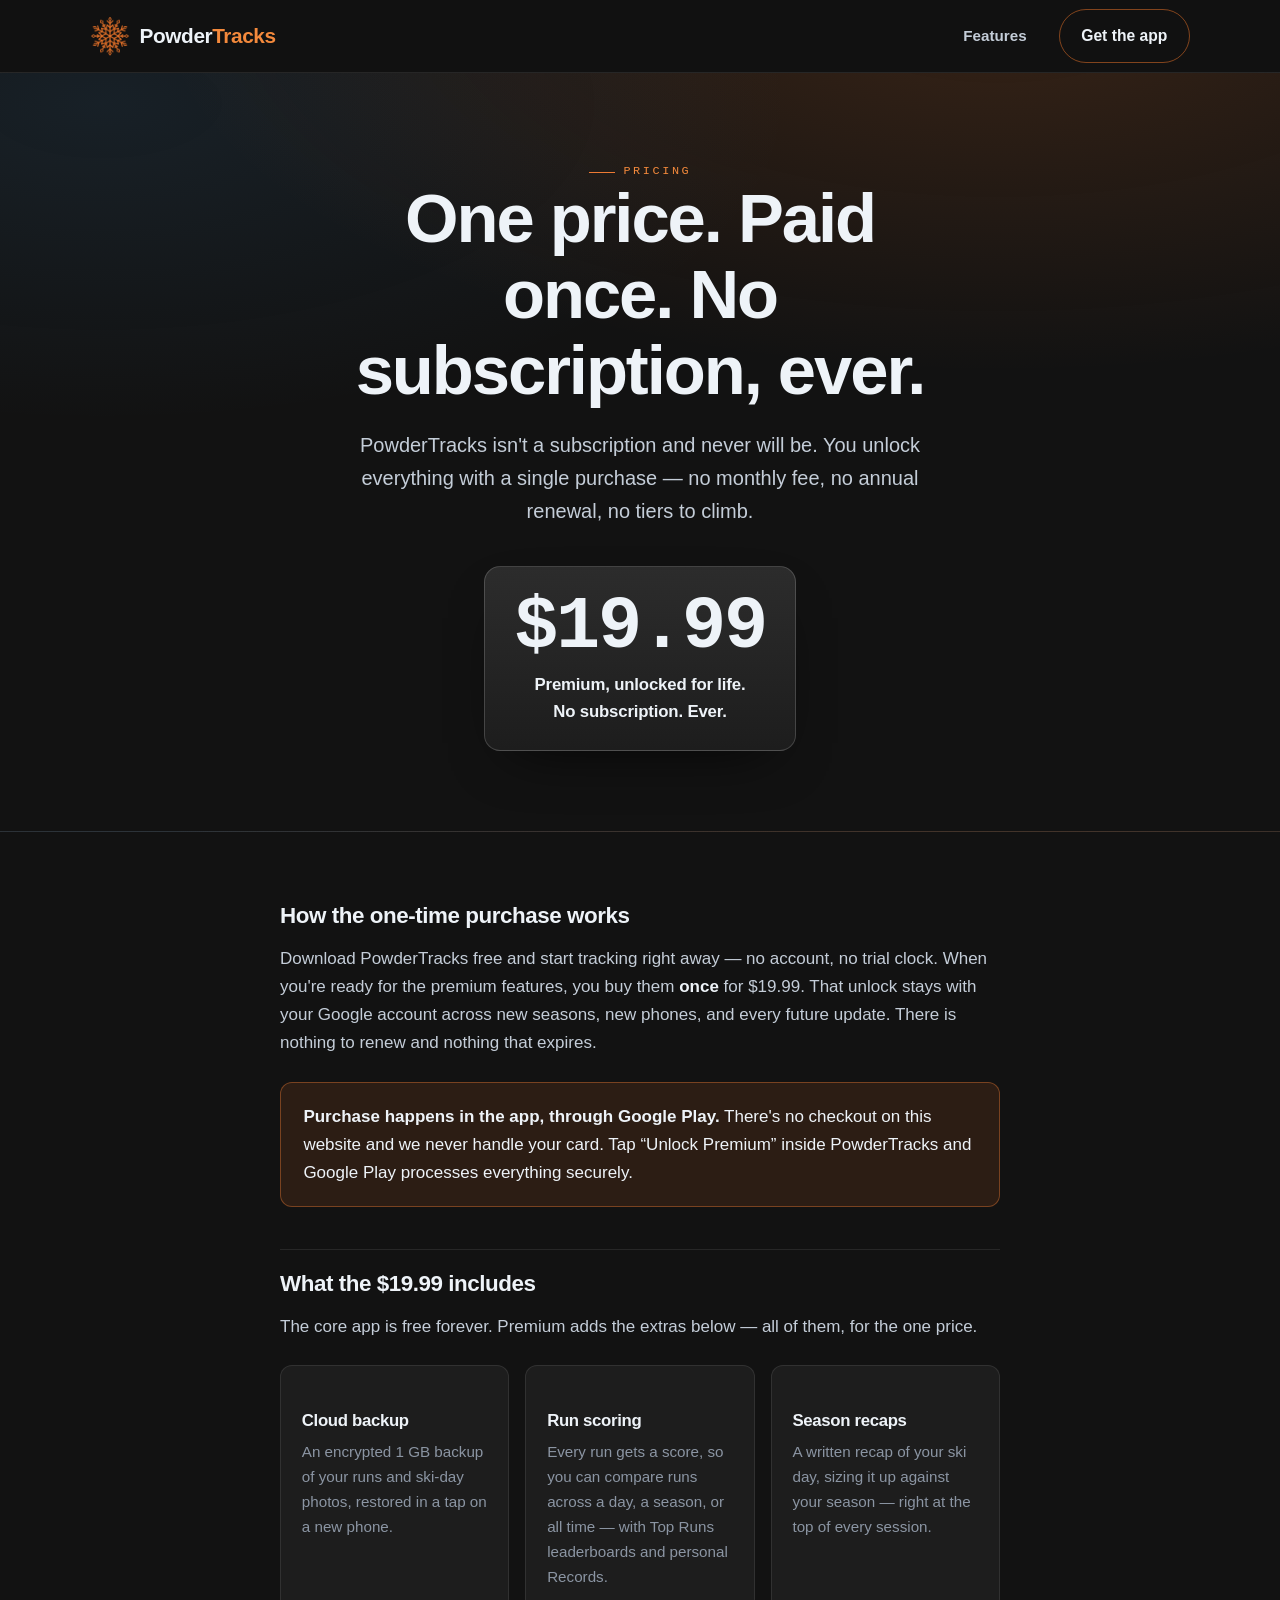
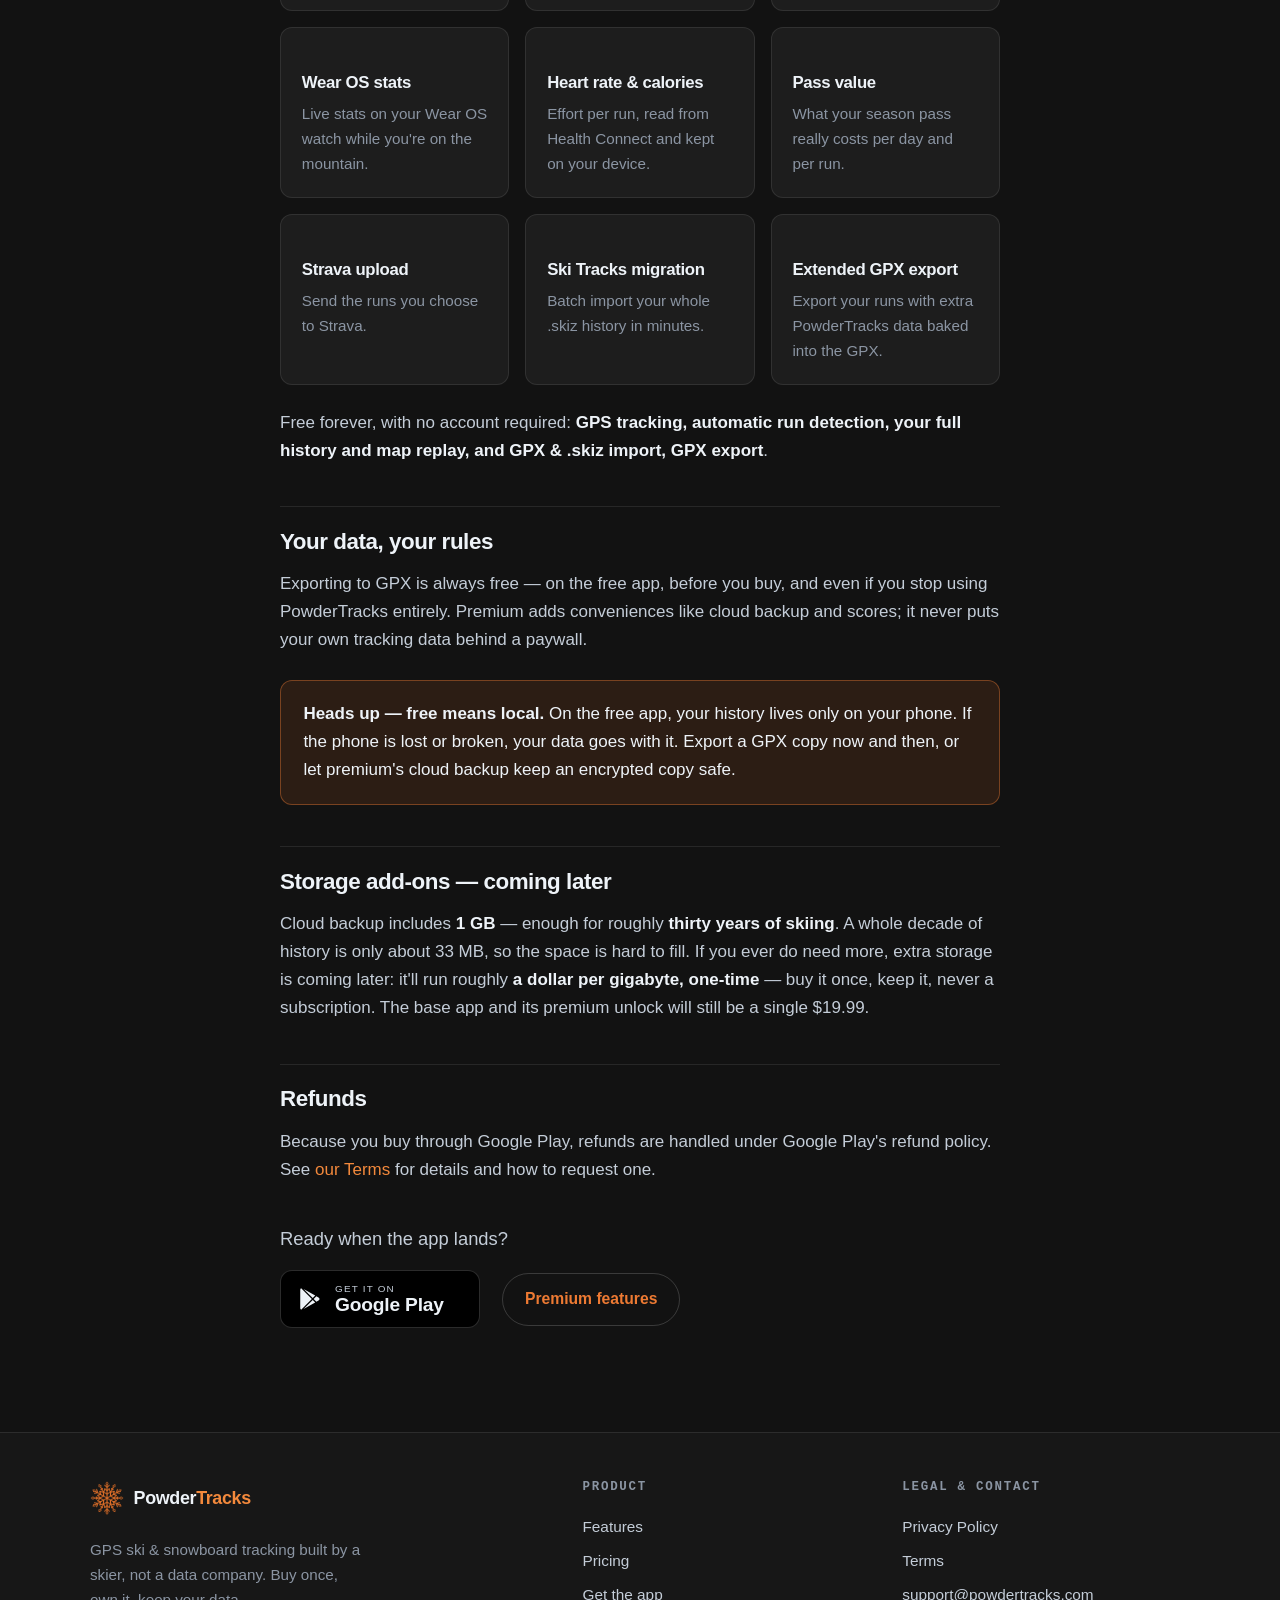
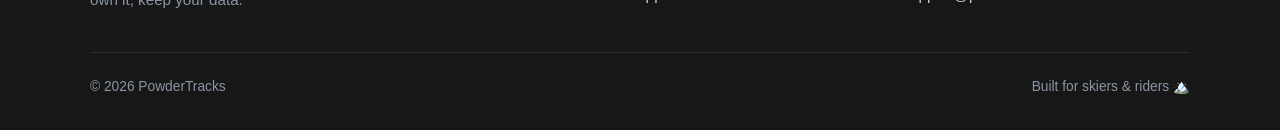
<file: pricing.html>
<!DOCTYPE html>
<html lang="en">
<head>
  <meta charset="UTF-8">
  <meta name="viewport" content="width=device-width, initial-scale=1">
  <title>Pricing — PowderTracks · $19.99 once, no subscription</title>
  <meta name="description" content="PowderTracks is a one-time $19.99 purchase through Google Play. No subscription, no tiers. Your runs are always yours to export. Storage add-ons come later — also one-time.">
  <meta name="theme-color" content="#121212">
  <link rel="icon" href="favicon.svg" type="image/svg+xml">
  <link rel="apple-touch-icon" href="images/brand/logo-256.png">
  <meta property="og:title" content="Pricing — PowderTracks · $19.99 once">
  <meta property="og:description" content="One price, paid once. $19.99 once, no subscription, ever. No tiers.">
  <meta property="og:type" content="website">
  <meta property="og:image" content="images/social/og-cover.png">
  <meta name="twitter:card" content="summary_large_image">
  <meta name="twitter:image" content="images/social/og-cover.png">
  <link rel="stylesheet" href="styles.css">
</head>
<body>

  <header class="site-header">
    <div class="wrap">
      <a class="brand" href="index.html">
        <img src="images/brand/snowflake_orange_176.png" alt="" width="34" height="34">
        <span>Powder<b>Tracks</b></span>
      </a>
      <nav class="header-nav" aria-label="Primary">
        <a class="link" href="index.html#features">Features</a>
        <a class="btn btn-ghost header-cta" href="index.html#get">Get the app</a>
      </nav>
    </div>
  </header>

  <main>

    <section class="hero" style="padding-block:clamp(3rem,7vw,5rem);">
      <div class="wrap price-hero">
        <p class="eyebrow" style="justify-content:center;">Pricing</p>
        <h1 style="max-width:16ch;margin-inline:auto;">One price. Paid once. No subscription, ever.</h1>
        <p class="hero-sub" style="margin-inline:auto;">PowderTracks isn't a subscription and never will be. You unlock everything with a single purchase — no monthly fee, no annual renewal, no tiers to climb.</p>

        <div class="price-card" style="align-items:center;text-align:center;">
          <div class="price-figure">
            <span class="amt">$19.99</span>
          </div>
          <p class="price-lines">Premium, unlocked for life.<br><span class="no-sub">No subscription. Ever.</span></p>
        </div>
      </div>
    </section>

    <section class="doc">
      <div class="wrap doc-inner">

        <h2 style="border-top:0;margin-top:0;padding-top:0;">How the one-time purchase works</h2>
        <p>Download PowderTracks free and start tracking right away — no account, no trial clock. When you're ready for the premium features, you buy them <strong>once</strong> for $19.99. That unlock stays with your Google account across new seasons, new phones, and every future update. There is nothing to renew and nothing that expires.</p>

        <div class="callout">
          <p><strong>Purchase happens in the app, through Google Play.</strong> There's no checkout on this website and we never handle your card. Tap “Unlock Premium” inside PowderTracks and Google Play processes everything securely.</p>
        </div>

        <h2>What the $19.99 includes</h2>
        <p>The core app is free forever. Premium adds the extras below — all of them, for the one price.</p>
        <div class="incl">
          <div class="incl-item"><h3>Cloud backup</h3><p>An encrypted 1&nbsp;GB backup of your runs and ski-day photos, restored in a tap on a new phone.</p></div>
          <div class="incl-item"><h3>Run scoring</h3><p>Every run gets a score, so you can compare runs across a day, a season, or all time — with Top Runs leaderboards and personal Records.</p></div>
          <div class="incl-item"><h3>Season recaps</h3><p>A written recap of your ski day, sizing it up against your season — right at the top of every session.</p></div>
          <div class="incl-item"><h3>Wear OS stats</h3><p>Live stats on your Wear OS watch while you're on the mountain.</p></div>
          <div class="incl-item"><h3>Heart rate &amp; calories</h3><p>Effort per run, read from Health Connect and kept on your device.</p></div>
          <div class="incl-item"><h3>Pass value</h3><p>What your season pass really costs per day and per run.</p></div>
          <div class="incl-item"><h3>Strava upload</h3><p>Send the runs you choose to Strava.</p></div>
          <div class="incl-item"><h3>Ski Tracks migration</h3><p>Batch import your whole .skiz history in minutes.</p></div>
          <div class="incl-item"><h3>Extended GPX export</h3><p>Export your runs with extra PowderTracks data baked into the GPX.</p></div>
        </div>
        <p style="margin-top:1.5rem;">Free forever, with no account required: <strong>GPS tracking, automatic run detection, your full history and map replay, and GPX &amp; .skiz import, GPX export</strong>.</p>

        <h2>Your data, your rules</h2>
        <p>Exporting to GPX is always free — on the free app, before you buy, and even if you stop using PowderTracks entirely. Premium adds conveniences like cloud backup and scores; it never puts your own tracking data behind a paywall.</p>
        <div class="callout">
          <p><strong>Heads up — free means local.</strong> On the free app, your history lives only on your phone. If the phone is lost or broken, your data goes with it. Export a GPX copy now and then, or let premium's cloud backup keep an encrypted copy safe.</p>
        </div>

        <h2>Storage add-ons — coming later</h2>
        <p>Cloud backup includes <strong>1&nbsp;GB</strong> — enough for roughly <strong>thirty years of skiing</strong>. A whole decade of history is only about 33&nbsp;MB, so the space is hard to fill. If you ever do need more, extra storage is coming later: it'll run roughly <strong>a dollar per gigabyte, one-time</strong> — buy it once, keep it, never a subscription. The base app and its premium unlock will still be a single $19.99.</p>

        <h2>Refunds</h2>
        <p>Because you buy through Google Play, refunds are handled under Google Play's refund policy. See <a href="terms.html">our Terms</a> for details and how to request one.</p>

        <p id="get" class="lead" style="margin-top:2.5rem;">Ready when the app lands?</p>
        <div class="hero-actions" style="margin-top:1rem;">
          <a class="playbadge" href="#" aria-label="Get it on Google Play">
            <svg viewBox="0 0 24 24" fill="currentColor" aria-hidden="true"><path d="M3,20.5V3.5C3,2.91 3.34,2.39 3.84,2.15L13.69,12L3.84,21.85C3.34,21.6 3,21.09 3,20.5M16.81,15.12L6.05,21.34L14.54,12.85L16.81,15.12M20.16,10.81C20.5,11.08 20.75,11.5 20.75,12C20.75,12.5 20.53,12.9 20.18,13.18L17.89,14.5L15.39,12L17.89,9.5L20.16,10.81M6.05,2.66L16.81,8.88L14.54,11.15L6.05,2.66Z"/></svg>
            <span class="lines"><span class="small">Get it on</span><span class="big">Google Play</span></span>
          </a>
          <a class="btn btn-outline" href="premium.html">Premium features</a>
        </div>

      </div>
    </section>

  </main>

  <footer class="site-footer">
    <div class="wrap">
      <div class="footer-grid">
        <div class="footer-brand">
          <a class="brand" href="index.html">
            <img src="images/brand/snowflake_orange_176.png" alt="" width="30" height="30">
            <span>Powder<b>Tracks</b></span>
          </a>
          <p>GPS ski &amp; snowboard tracking built by a skier, not a data company. Buy once, own it, keep your data.</p>
        </div>
        <div class="footer-col">
          <h4>Product</h4>
          <a href="index.html#features">Features</a>
          <a href="pricing.html">Pricing</a>
          <a href="index.html#get">Get the app</a>
        </div>
        <div class="footer-col">
          <h4>Legal &amp; contact</h4>
          <a href="privacy.html">Privacy Policy</a>
          <a href="terms.html">Terms</a>
          <a href="mailto:support@powdertracks.com">support@powdertracks.com</a>
        </div>
      </div>
      <div class="footer-base">
        <span>© 2026 PowderTracks</span>
        <span>Built for skiers &amp; riders 🏔️</span>
      </div>
    </div>
  </footer>

</body>
</html>
</file>
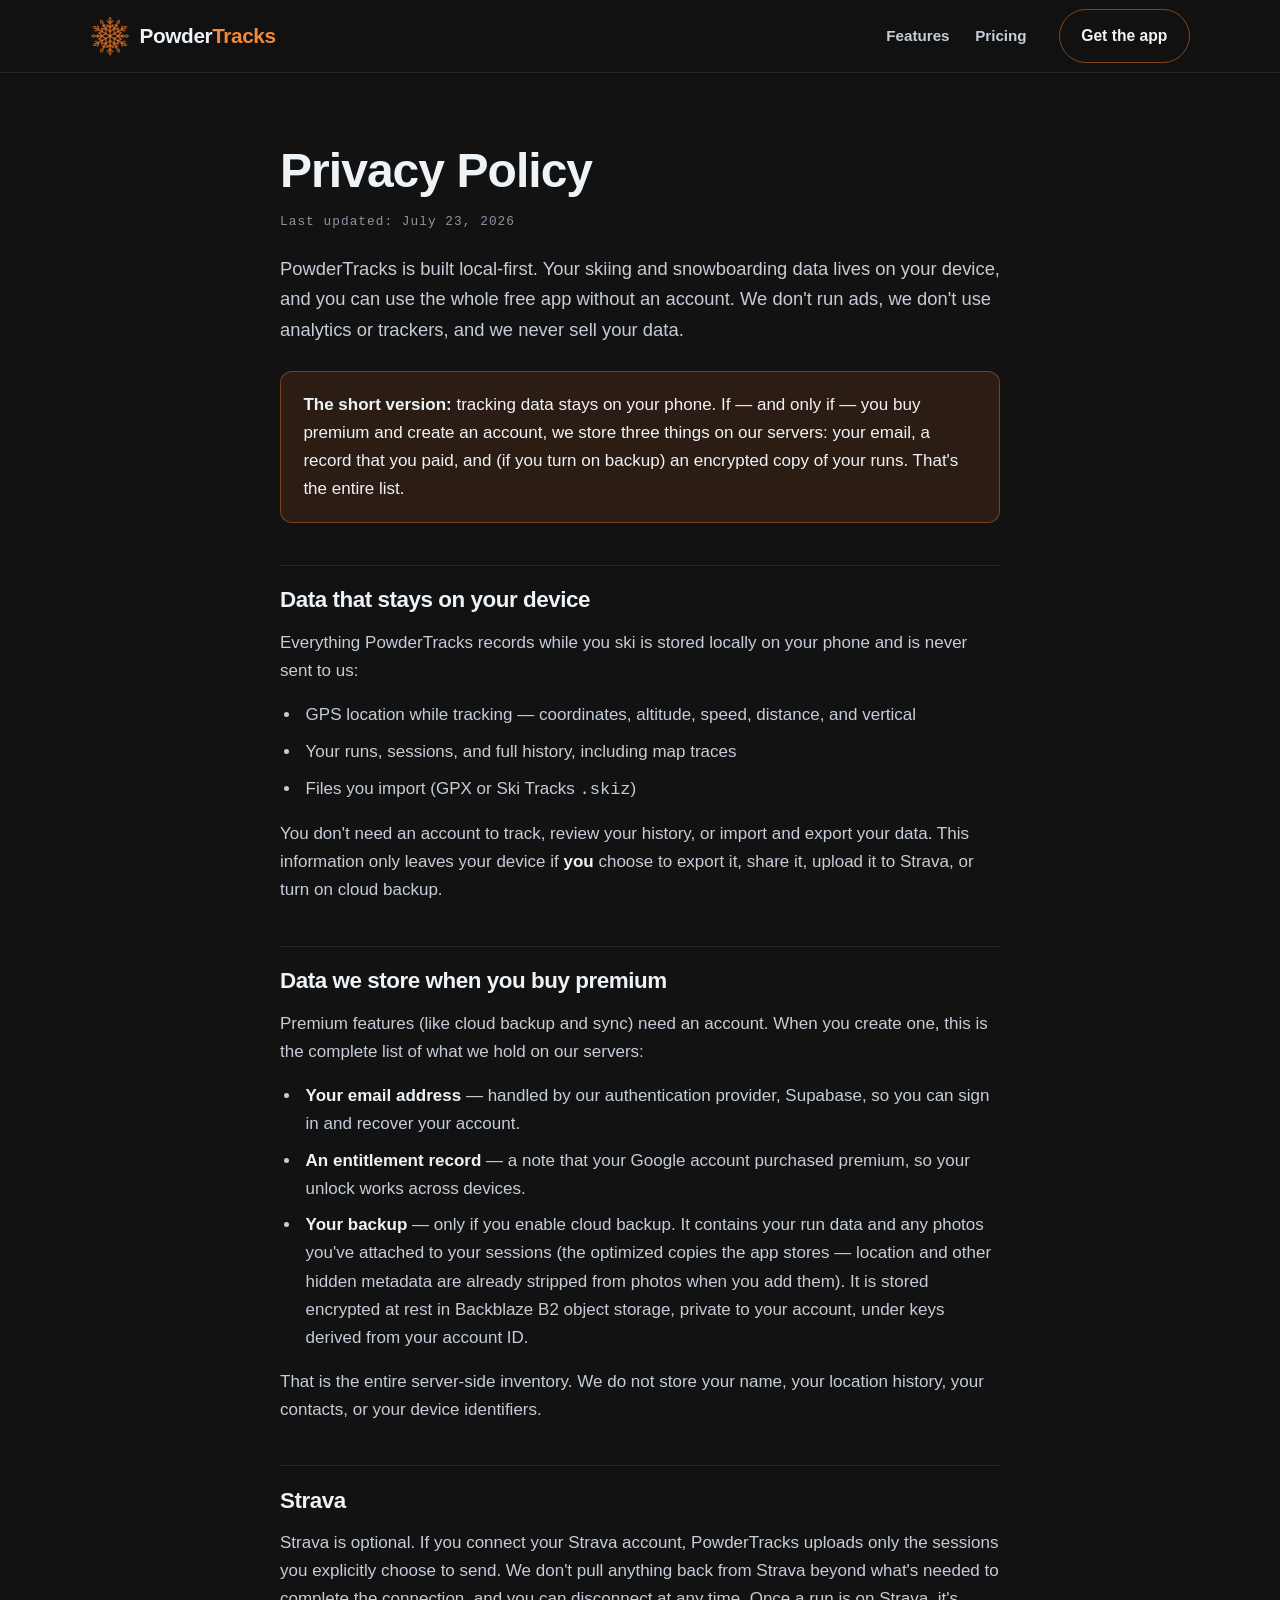
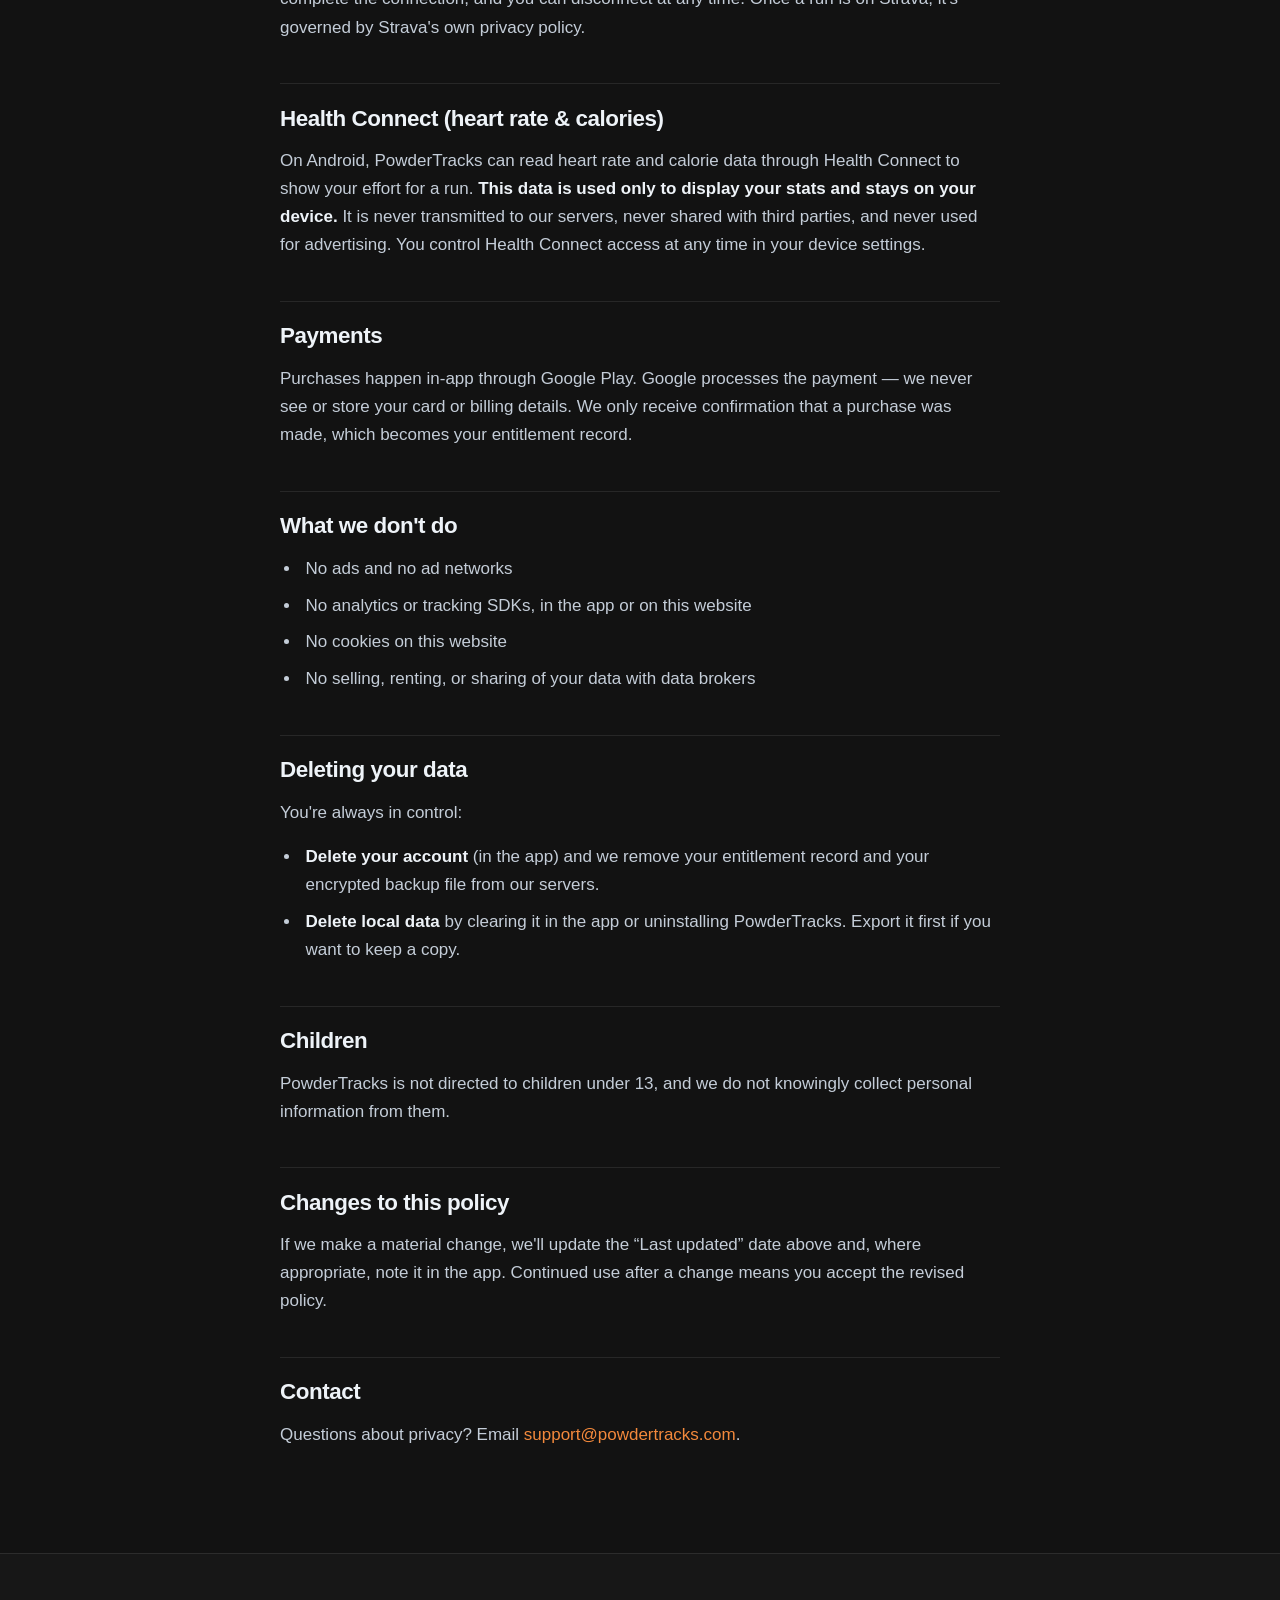
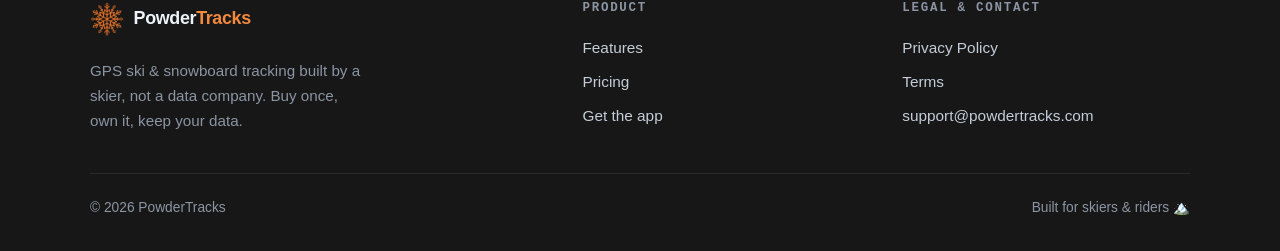
<file: privacy.html>
<!DOCTYPE html>
<html lang="en">
<head>
  <meta charset="UTF-8">
  <meta name="viewport" content="width=device-width, initial-scale=1">
  <title>Privacy Policy — PowderTracks</title>
  <meta name="description" content="PowderTracks is local-first: your tracking data stays on your device. An account is optional and only needed for premium. No ads, no analytics, no trackers, no data sale.">
  <meta name="theme-color" content="#121212">
  <link rel="icon" href="favicon.svg" type="image/svg+xml">
  <link rel="apple-touch-icon" href="images/brand/logo-256.png">
  <meta property="og:title" content="Privacy Policy — PowderTracks">
  <meta property="og:description" content="Local-first. Your tracking data stays on your device. No ads, no analytics, no trackers.">
  <meta property="og:type" content="website">
  <meta property="og:image" content="images/social/og-cover.png">
  <meta name="twitter:card" content="summary_large_image">
  <meta name="twitter:image" content="images/social/og-cover.png">
  <link rel="stylesheet" href="styles.css">
</head>
<body>

  <header class="site-header">
    <div class="wrap">
      <a class="brand" href="index.html">
        <img src="images/brand/snowflake_orange_176.png" alt="" width="34" height="34">
        <span>Powder<b>Tracks</b></span>
      </a>
      <nav class="header-nav" aria-label="Primary">
        <a class="link" href="index.html#features">Features</a>
        <a class="link" href="pricing.html">Pricing</a>
        <a class="btn btn-ghost header-cta" href="index.html#get">Get the app</a>
      </nav>
    </div>
  </header>

  <main>
    <section class="doc">
      <div class="wrap doc-inner">
        <h1>Privacy Policy</h1>
        <p class="updated">Last updated: July 23, 2026</p>

        <p class="lead">PowderTracks is built local-first. Your skiing and snowboarding data lives on your device, and you can use the whole free app without an account. We don't run ads, we don't use analytics or trackers, and we never sell your data.</p>

        <div class="callout">
          <p><strong>The short version:</strong> tracking data stays on your phone. If — and only if — you buy premium and create an account, we store three things on our servers: your email, a record that you paid, and (if you turn on backup) an encrypted copy of your runs. That's the entire list.</p>
        </div>

        <h2>Data that stays on your device</h2>
        <p>Everything PowderTracks records while you ski is stored locally on your phone and is never sent to us:</p>
        <ul>
          <li>GPS location while tracking — coordinates, altitude, speed, distance, and vertical</li>
          <li>Your runs, sessions, and full history, including map traces</li>
          <li>Files you import (GPX or Ski Tracks <code>.skiz</code>)</li>
        </ul>
        <p>You don't need an account to track, review your history, or import and export your data. This information only leaves your device if <strong>you</strong> choose to export it, share it, upload it to Strava, or turn on cloud backup.</p>

        <h2>Data we store when you buy premium</h2>
        <p>Premium features (like cloud backup and sync) need an account. When you create one, this is the complete list of what we hold on our servers:</p>
        <ul>
          <li><strong>Your email address</strong> — handled by our authentication provider, Supabase, so you can sign in and recover your account.</li>
          <li><strong>An entitlement record</strong> — a note that your Google account purchased premium, so your unlock works across devices.</li>
          <li><strong>Your backup</strong> — only if you enable cloud backup. It contains your run data and any photos you've attached to your sessions (the optimized copies the app stores — location and other hidden metadata are already stripped from photos when you add them). It is stored encrypted at rest in Backblaze B2 object storage, private to your account, under keys derived from your account ID.</li>
        </ul>
        <p>That is the entire server-side inventory. We do not store your name, your location history, your contacts, or your device identifiers.</p>

        <h2>Strava</h2>
        <p>Strava is optional. If you connect your Strava account, PowderTracks uploads only the sessions you explicitly choose to send. We don't pull anything back from Strava beyond what's needed to complete the connection, and you can disconnect at any time. Once a run is on Strava, it's governed by Strava's own privacy policy.</p>

        <h2>Health Connect (heart rate &amp; calories)</h2>
        <p>On Android, PowderTracks can read heart rate and calorie data through Health Connect to show your effort for a run. <strong>This data is used only to display your stats and stays on your device.</strong> It is never transmitted to our servers, never shared with third parties, and never used for advertising. You control Health Connect access at any time in your device settings.</p>

        <h2>Payments</h2>
        <p>Purchases happen in-app through Google Play. Google processes the payment — we never see or store your card or billing details. We only receive confirmation that a purchase was made, which becomes your entitlement record.</p>

        <h2>What we don't do</h2>
        <ul>
          <li>No ads and no ad networks</li>
          <li>No analytics or tracking SDKs, in the app or on this website</li>
          <li>No cookies on this website</li>
          <li>No selling, renting, or sharing of your data with data brokers</li>
        </ul>

        <h2>Deleting your data</h2>
        <p>You're always in control:</p>
        <ul>
          <li><strong>Delete your account</strong> (in the app) and we remove your entitlement record and your encrypted backup file from our servers.</li>
          <li><strong>Delete local data</strong> by clearing it in the app or uninstalling PowderTracks. Export it first if you want to keep a copy.</li>
        </ul>

        <h2>Children</h2>
        <p>PowderTracks is not directed to children under 13, and we do not knowingly collect personal information from them.</p>

        <h2>Changes to this policy</h2>
        <p>If we make a material change, we'll update the “Last updated” date above and, where appropriate, note it in the app. Continued use after a change means you accept the revised policy.</p>

        <h2>Contact</h2>
        <p>Questions about privacy? Email <a href="mailto:support@powdertracks.com">support@powdertracks.com</a>.</p>
      </div>
    </section>
  </main>

  <footer class="site-footer">
    <div class="wrap">
      <div class="footer-grid">
        <div class="footer-brand">
          <a class="brand" href="index.html">
            <img src="images/brand/snowflake_orange_176.png" alt="" width="30" height="30">
            <span>Powder<b>Tracks</b></span>
          </a>
          <p>GPS ski &amp; snowboard tracking built by a skier, not a data company. Buy once, own it, keep your data.</p>
        </div>
        <div class="footer-col">
          <h4>Product</h4>
          <a href="index.html#features">Features</a>
          <a href="pricing.html">Pricing</a>
          <a href="index.html#get">Get the app</a>
        </div>
        <div class="footer-col">
          <h4>Legal &amp; contact</h4>
          <a href="privacy.html">Privacy Policy</a>
          <a href="terms.html">Terms</a>
          <a href="mailto:support@powdertracks.com">support@powdertracks.com</a>
        </div>
      </div>
      <div class="footer-base">
        <span>© 2026 PowderTracks</span>
        <span>Built for skiers &amp; riders 🏔️</span>
      </div>
    </div>
  </footer>

</body>
</html>
</file>
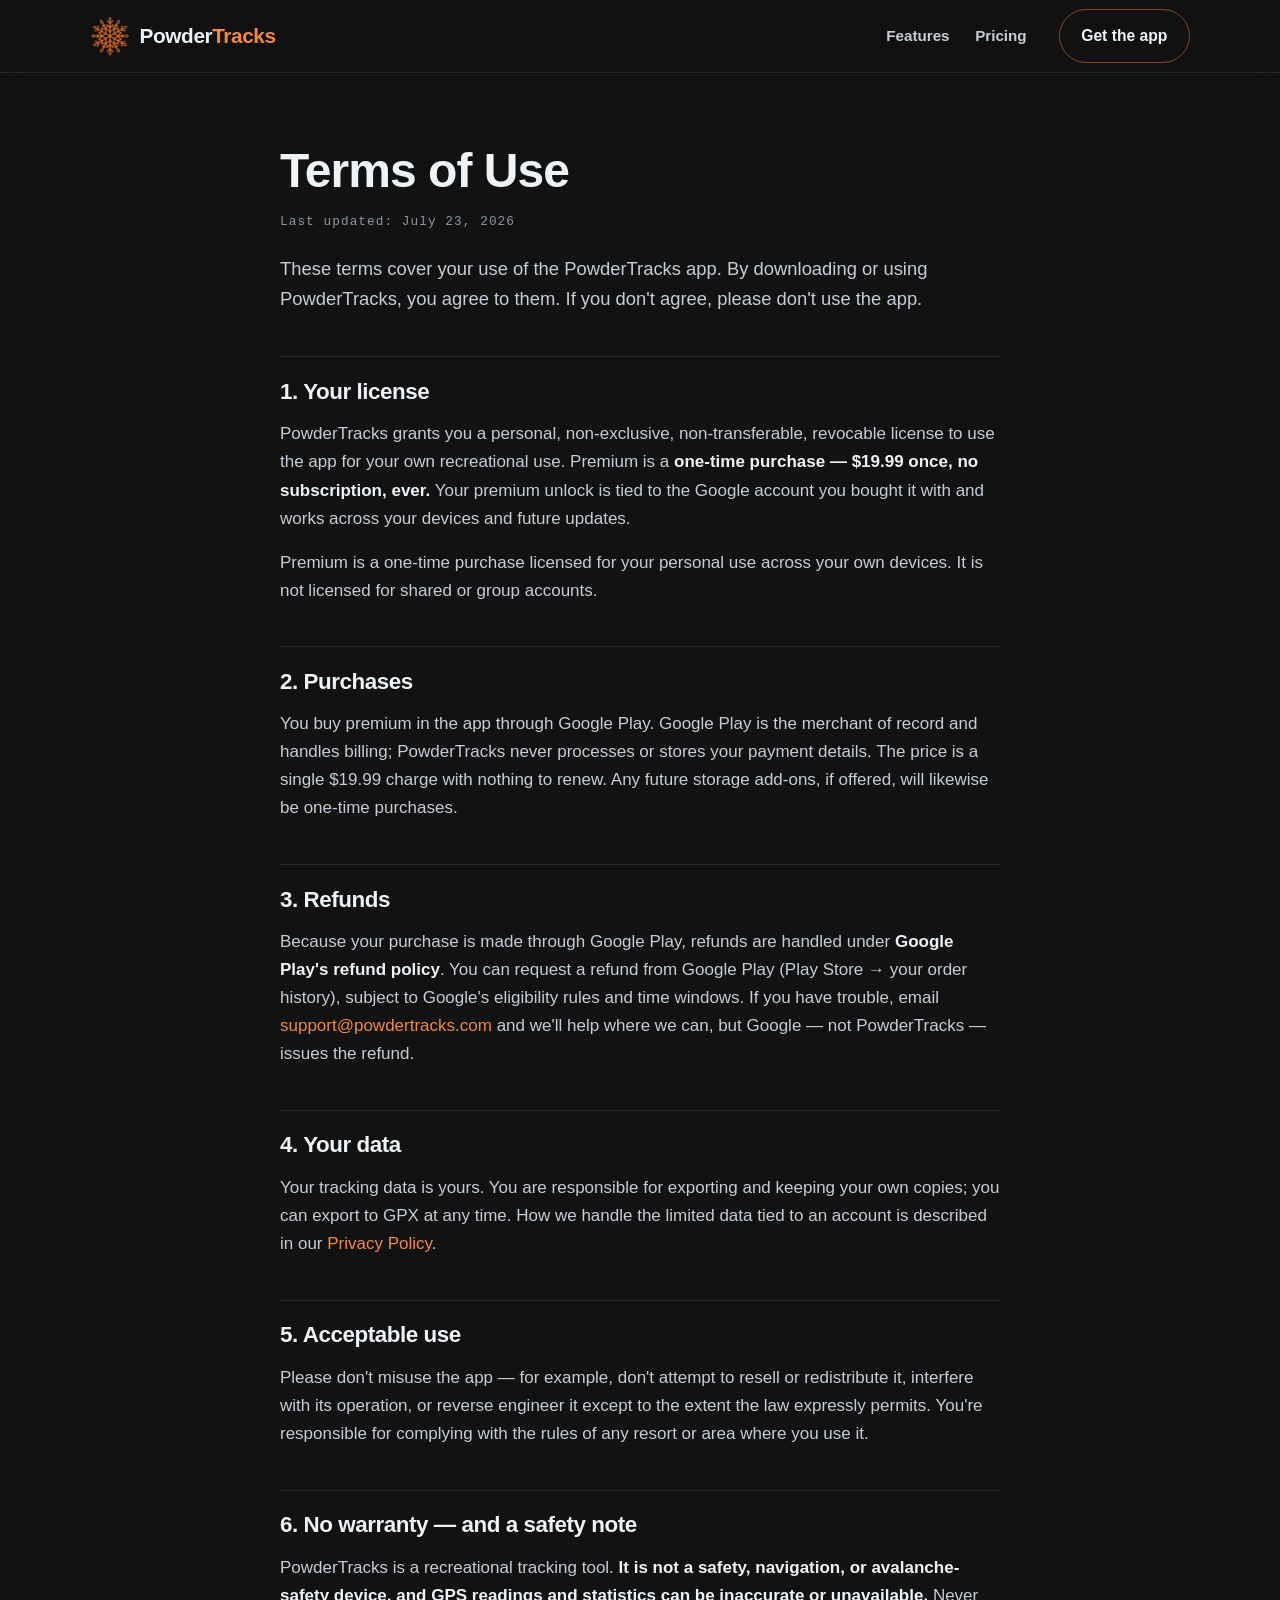
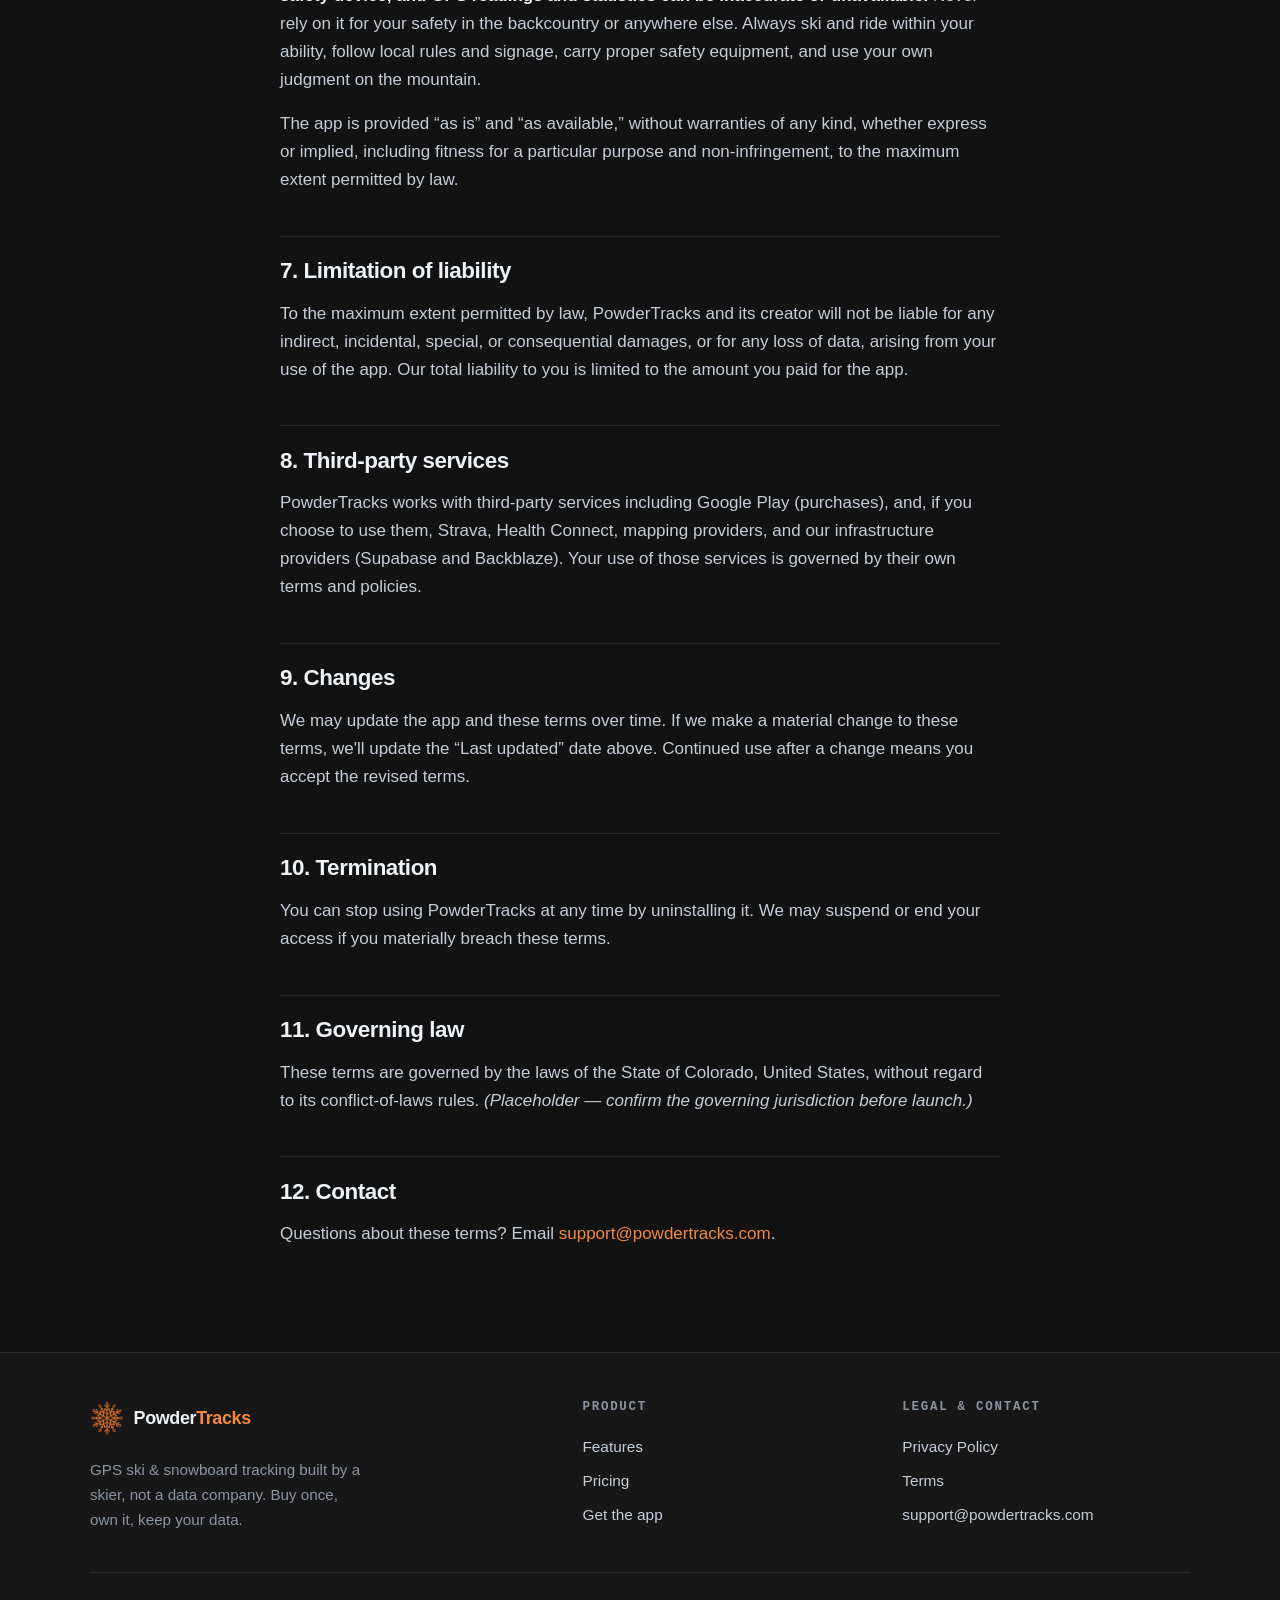
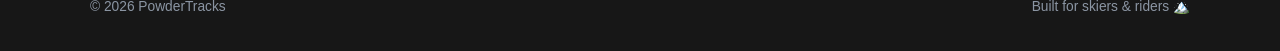
<file: terms.html>
<!DOCTYPE html>
<html lang="en">
<head>
  <meta charset="UTF-8">
  <meta name="viewport" content="width=device-width, initial-scale=1">
  <title>Terms of Use — PowderTracks</title>
  <meta name="description" content="PowderTracks terms of use: a one-time license, refunds under Google Play's policy, and plain no-warranty language for a recreational tracking app.">
  <meta name="theme-color" content="#121212">
  <link rel="icon" href="favicon.svg" type="image/svg+xml">
  <link rel="apple-touch-icon" href="images/brand/logo-256.png">
  <meta property="og:title" content="Terms of Use — PowderTracks">
  <meta property="og:description" content="One-time license, Google Play refunds, plain no-warranty language.">
  <meta property="og:type" content="website">
  <meta property="og:image" content="images/social/og-cover.png">
  <meta name="twitter:card" content="summary_large_image">
  <meta name="twitter:image" content="images/social/og-cover.png">
  <link rel="stylesheet" href="styles.css">
</head>
<body>

  <header class="site-header">
    <div class="wrap">
      <a class="brand" href="index.html">
        <img src="images/brand/snowflake_orange_176.png" alt="" width="34" height="34">
        <span>Powder<b>Tracks</b></span>
      </a>
      <nav class="header-nav" aria-label="Primary">
        <a class="link" href="index.html#features">Features</a>
        <a class="link" href="pricing.html">Pricing</a>
        <a class="btn btn-ghost header-cta" href="index.html#get">Get the app</a>
      </nav>
    </div>
  </header>

  <main>
    <section class="doc">
      <div class="wrap doc-inner">
        <h1>Terms of Use</h1>
        <p class="updated">Last updated: July 23, 2026</p>

        <p class="lead">These terms cover your use of the PowderTracks app. By downloading or using PowderTracks, you agree to them. If you don't agree, please don't use the app.</p>

        <h2>1. Your license</h2>
        <p>PowderTracks grants you a personal, non-exclusive, non-transferable, revocable license to use the app for your own recreational use. Premium is a <strong>one-time purchase — $19.99 once, no subscription, ever.</strong> Your premium unlock is tied to the Google account you bought it with and works across your devices and future updates.</p>
        <p>Premium is a one-time purchase licensed for your personal use across your own devices. It is not licensed for shared or group accounts.</p>

        <h2>2. Purchases</h2>
        <p>You buy premium in the app through Google Play. Google Play is the merchant of record and handles billing; PowderTracks never processes or stores your payment details. The price is a single $19.99 charge with nothing to renew. Any future storage add-ons, if offered, will likewise be one-time purchases.</p>

        <h2>3. Refunds</h2>
        <p>Because your purchase is made through Google Play, refunds are handled under <strong>Google Play's refund policy</strong>. You can request a refund from Google Play (Play Store → your order history), subject to Google's eligibility rules and time windows. If you have trouble, email <a href="mailto:support@powdertracks.com">support@powdertracks.com</a> and we'll help where we can, but Google — not PowderTracks — issues the refund.</p>

        <h2>4. Your data</h2>
        <p>Your tracking data is yours. You are responsible for exporting and keeping your own copies; you can export to GPX at any time. How we handle the limited data tied to an account is described in our <a href="privacy.html">Privacy Policy</a>.</p>

        <h2>5. Acceptable use</h2>
        <p>Please don't misuse the app — for example, don't attempt to resell or redistribute it, interfere with its operation, or reverse engineer it except to the extent the law expressly permits. You're responsible for complying with the rules of any resort or area where you use it.</p>

        <h2>6. No warranty — and a safety note</h2>
        <p>PowderTracks is a recreational tracking tool. <strong>It is not a safety, navigation, or avalanche-safety device, and GPS readings and statistics can be inaccurate or unavailable.</strong> Never rely on it for your safety in the backcountry or anywhere else. Always ski and ride within your ability, follow local rules and signage, carry proper safety equipment, and use your own judgment on the mountain.</p>
        <p>The app is provided “as is” and “as available,” without warranties of any kind, whether express or implied, including fitness for a particular purpose and non-infringement, to the maximum extent permitted by law.</p>

        <h2>7. Limitation of liability</h2>
        <p>To the maximum extent permitted by law, PowderTracks and its creator will not be liable for any indirect, incidental, special, or consequential damages, or for any loss of data, arising from your use of the app. Our total liability to you is limited to the amount you paid for the app.</p>

        <h2>8. Third-party services</h2>
        <p>PowderTracks works with third-party services including Google Play (purchases), and, if you choose to use them, Strava, Health Connect, mapping providers, and our infrastructure providers (Supabase and Backblaze). Your use of those services is governed by their own terms and policies.</p>

        <h2>9. Changes</h2>
        <p>We may update the app and these terms over time. If we make a material change to these terms, we'll update the “Last updated” date above. Continued use after a change means you accept the revised terms.</p>

        <h2>10. Termination</h2>
        <p>You can stop using PowderTracks at any time by uninstalling it. We may suspend or end your access if you materially breach these terms.</p>

        <h2>11. Governing law</h2>
        <!-- TODO: confirm governing-law jurisdiction with counsel before launch. -->
        <p>These terms are governed by the laws of the State of Colorado, United States, without regard to its conflict-of-laws rules. <em>(Placeholder — confirm the governing jurisdiction before launch.)</em></p>

        <h2>12. Contact</h2>
        <p>Questions about these terms? Email <a href="mailto:support@powdertracks.com">support@powdertracks.com</a>.</p>
      </div>
    </section>
  </main>

  <footer class="site-footer">
    <div class="wrap">
      <div class="footer-grid">
        <div class="footer-brand">
          <a class="brand" href="index.html">
            <img src="images/brand/snowflake_orange_176.png" alt="" width="30" height="30">
            <span>Powder<b>Tracks</b></span>
          </a>
          <p>GPS ski &amp; snowboard tracking built by a skier, not a data company. Buy once, own it, keep your data.</p>
        </div>
        <div class="footer-col">
          <h4>Product</h4>
          <a href="index.html#features">Features</a>
          <a href="pricing.html">Pricing</a>
          <a href="index.html#get">Get the app</a>
        </div>
        <div class="footer-col">
          <h4>Legal &amp; contact</h4>
          <a href="privacy.html">Privacy Policy</a>
          <a href="terms.html">Terms</a>
          <a href="mailto:support@powdertracks.com">support@powdertracks.com</a>
        </div>
      </div>
      <div class="footer-base">
        <span>© 2026 PowderTracks</span>
        <span>Built for skiers &amp; riders 🏔️</span>
      </div>
    </div>
  </footer>

</body>
</html>
</file>
<file: styles.css>
/* PowderTracks marketing site
   Dark theme · brand orange #ED7A33 · mobile-first · no external requests
   ------------------------------------------------------------------ */

*,
*::before,
*::after { box-sizing: border-box; }

* { margin: 0; }

:root {
  /* Surfaces — app-matched near-black neutrals */
  --ink:        #121212;
  --ink-2:      #171717;
  --surface:    #1d1d1d;
  --surface-2:  #2c2c2c;
  --line:       rgba(255, 255, 255, .09);
  --line-strong:rgba(255, 255, 255, .17);

  /* Ink on dark */
  --snow:       #eef3f8;
  --snow-dim:   #c4cdd8;
  --muted:      #8b95a3;

  /* Brand */
  --orange:     #ed7a33;
  --orange-2:   #f3893c;
  --orange-soft:rgba(224, 112, 40, .13);

  /* Trail markers (ski difficulty vernacular) */
  --green:      #46b45f;
  --blue:       #4b9fe1;

  /* Type */
  --sans: -apple-system, BlinkMacSystemFont, "Segoe UI", Roboto, Helvetica, Arial, "Apple Color Emoji", sans-serif;
  --mono: ui-monospace, "SF Mono", "Cascadia Code", "Roboto Mono", Menlo, Consolas, monospace;

  /* Layout */
  --wrap: 1140px;
  --gap:  clamp(1.25rem, 4vw, 2.5rem);
  --radius: 16px;
}

html {
  -webkit-text-size-adjust: 100%;
  scroll-behavior: smooth;
}

body {
  font-family: var(--sans);
  background: var(--ink);
  color: var(--snow-dim);
  line-height: 1.65;
  font-size: 1.0625rem;
  -webkit-font-smoothing: antialiased;
  text-rendering: optimizeLegibility;
  overflow-x: hidden;
}

@media (prefers-reduced-motion: reduce) {
  html { scroll-behavior: auto; }
  * { animation-duration: .001ms !important; animation-iteration-count: 1 !important; transition-duration: .001ms !important; }
}

img { max-width: 100%; display: block; height: auto; }
a { color: var(--orange-2); text-decoration: none; }
a:hover { color: var(--orange); }

:focus-visible {
  outline: 2px solid var(--orange-2);
  outline-offset: 3px;
  border-radius: 4px;
}

h1, h2, h3, h4 {
  color: var(--snow);
  line-height: 1.1;
  font-weight: 800;
  letter-spacing: -.02em;
}

.wrap { width: 100%; max-width: var(--wrap); margin-inline: auto; padding-inline: 1.25rem; }

/* Eyebrow — instrument-panel label ------------------------------- */
.eyebrow {
  font-family: var(--mono);
  font-size: .74rem;
  letter-spacing: .22em;
  text-transform: uppercase;
  color: var(--orange-2);
  display: inline-flex;
  align-items: center;
  gap: .55rem;
}
.eyebrow::before {
  content: "";
  width: 1.6rem;
  height: 1px;
  background: var(--orange);
}

/* Buttons -------------------------------------------------------- */
.btn {
  display: inline-flex;
  align-items: center;
  gap: .5rem;
  font-weight: 700;
  font-size: .98rem;
  padding: .8rem 1.35rem;
  border-radius: 999px;
  border: 1px solid transparent;
  cursor: pointer;
  transition: transform .15s ease, background .15s ease, border-color .15s ease;
  white-space: nowrap;
}
.btn-primary {
  background: var(--orange);
  color: #180b02;
}
.btn-primary:hover { background: var(--orange-2); color: #180b02; transform: translateY(-1px); }
.btn-ghost {
  background: transparent;
  color: var(--snow);
  border-color: rgba(224, 112, 40, .55);   /* muted brand orange — visible at rest */
}
.btn-ghost:hover { color: var(--snow); border-color: var(--orange); transform: translateY(-1px); }
.btn-outline {
  background: transparent;
  color: var(--orange);
  border-color: var(--line-strong);   /* visible oval like the ghost button */
}
.btn-outline:hover { color: #fff; background: var(--orange); border-color: var(--orange); transform: translateY(-1px); }

/* Header --------------------------------------------------------- */
.site-header {
  position: sticky;
  top: 0;
  z-index: 50;
  background: color-mix(in srgb, var(--ink) 82%, transparent);
  backdrop-filter: saturate(140%) blur(12px);
  border-bottom: 1px solid var(--line);
}
.site-header .wrap {
  display: flex;
  align-items: center;
  gap: 1rem;
  height: 72px;
}
.brand {
  display: inline-flex;
  align-items: center;
  gap: .6rem;
  color: var(--snow);
  font-weight: 800;
  letter-spacing: -.02em;
  font-size: 1.12rem;
}
.brand:hover { color: var(--snow); }
.brand img { width: 34px; height: auto; }
.brand b { color: var(--orange-2); font-weight: 800; }
/* Header brand gets more presence (footer brand stays at base size) */
.site-header .brand { font-size: 1.3rem; }
.site-header .brand img { width: 40px; }
.header-nav { margin-left: auto; display: flex; align-items: center; gap: 1.6rem; }
.header-nav .link { color: var(--snow-dim); font-weight: 600; font-size: .95rem; }
.header-nav .link:hover { color: var(--snow); }
.header-cta { margin-left: .4rem; }
@media (max-width: 720px) {
  /* No hamburger, no JS: let the header wrap so every link stays
     visible and keyboard-focusable, just smaller and tighter. */
  .site-header .wrap { flex-wrap: wrap; height: auto; padding-block: .55rem; row-gap: .4rem; }
  .header-nav { margin-left: auto; gap: .35rem 1.05rem; flex-wrap: wrap; justify-content: flex-end; }
  .header-nav .link { font-size: .9rem; }
  .header-cta { margin-left: .25rem; padding: .55rem 1rem; font-size: .9rem; }
}

/* Section rhythm ------------------------------------------------- */
.section { padding-block: clamp(3.5rem, 8vw, 6.5rem); }
.section-tight { padding-block: clamp(2.5rem, 6vw, 4rem); }
.section-head { max-width: 46ch; margin-bottom: clamp(2rem, 5vw, 3rem); }
.section-head h2 { font-size: clamp(1.9rem, 4.4vw, 2.9rem); margin-top: .9rem; }
.section-head p { margin-top: 1rem; color: var(--muted); font-size: 1.08rem; }
.center { text-align: center; margin-inline: auto; }

/* Hero ----------------------------------------------------------- */
.hero {
  position: relative;
  overflow: clip;
  padding-block: clamp(3.5rem, 9vw, 7rem) clamp(3rem, 7vw, 5.5rem);
  border-bottom: 1px solid var(--line);
  background:
    radial-gradient(120% 90% at 78% -10%, rgba(224,112,40,.18), transparent 55%),
    radial-gradient(90% 70% at 8% 4%, rgba(75,159,225,.10), transparent 60%),
    var(--ink);
}
.hero-contours {
  position: absolute;
  inset: 0;
  width: 100%;
  height: 100%;
  pointer-events: none;
  opacity: .5;
  z-index: 0;
}
.hero .wrap { position: relative; z-index: 1; }
.hero-badge {
  width: clamp(60px, 13vw, 88px);
  margin-bottom: 1.4rem;
  filter: drop-shadow(0 8px 24px rgba(224,112,40,.35));
}
.hero h1 {
  font-size: clamp(2.4rem, 6.2vw, 4.3rem);
  max-width: 15ch;
  letter-spacing: -.03em;
}
.hero h1 .amp { color: var(--orange); }
.hero-sub {
  margin-top: 1.3rem;
  max-width: 52ch;
  font-size: clamp(1.05rem, 2.2vw, 1.25rem);
  color: var(--snow-dim);
}
.hero-sub strong { color: var(--snow); font-weight: 700; }

/* Price manifesto ------------------------------------------------ */
.price-card {
  margin-top: 2.4rem;
  display: inline-flex;
  flex-direction: column;
  gap: .35rem;
  padding: 1.5rem 1.8rem;
  background: linear-gradient(180deg, var(--surface-2), var(--surface));
  border: 1px solid var(--line-strong);
  border-radius: var(--radius);
  box-shadow: 0 22px 60px -30px rgba(0,0,0,.9);
}
.price-figure {
  display: flex;
  align-items: baseline;
  gap: .5rem;
  font-family: var(--mono);
}
.price-figure .amt {
  font-size: clamp(3rem, 9vw, 4.6rem);
  font-weight: 700;
  color: var(--snow);
  letter-spacing: -.03em;
  line-height: 1;
  font-variant-numeric: tabular-nums;
}
.price-figure .once {
  font-size: 1.05rem;
  letter-spacing: .18em;
  text-transform: uppercase;
  color: var(--orange-2);
}
.price-lines {
  font-weight: 700;
  color: var(--snow);
  font-size: 1.05rem;
  letter-spacing: -.01em;
}
.price-lines .no-sub { color: var(--snow); font-weight: 700; }

.hero-actions {
  margin-top: 2rem;
  display: flex;
  flex-wrap: wrap;
  gap: 1rem 1.4rem;
  align-items: center;
}
.hero-note { color: var(--muted); font-size: .9rem; }

/* Hero intro animation — JS-free, one-time on load ---------------- */
/* 1) Content rises in, staggered */
.hero .wrap > * { animation: hero-rise .6s ease both; }
.hero .wrap > *:nth-child(1) { animation-delay: 0ms; }
.hero .wrap > *:nth-child(2) { animation-delay: 90ms; }
.hero .wrap > *:nth-child(3) { animation-delay: 180ms; }
.hero .wrap > *:nth-child(4) { animation-delay: 270ms; }
.hero .wrap > *:nth-child(5) { animation-delay: 360ms; }
.hero .wrap > *:nth-child(6) { animation-delay: 450ms; }
@keyframes hero-rise {
  from { opacity: 0; transform: translateY(14px); }
  to   { opacity: 1; transform: none; }
}

/* 2) Trail fades in; the orange marker rides DOWN it via SVG <animateMotion>.
   The static fallback triangle only appears under reduced motion. */
.trail { animation: trail-fade .7s ease both; }
@keyframes trail-fade { from { opacity: 0; } to { opacity: 1; } }

.marker-static { display: none; }

/* 3) Light, looping snow — decorative, below the text */
.snow {
  position: absolute;
  inset: 0;
  overflow: hidden;
  pointer-events: none;
  z-index: 0;
}
.snow i {
  position: absolute;
  top: 0;
  width: 11px;
  height: 11px;
  border-radius: 50%;
  background: radial-gradient(circle, rgba(255,255,255,.9), rgba(255,255,255,0) 70%);
  opacity: 0;
  animation: snowfall linear infinite;
  will-change: transform;
}
@keyframes snowfall {
  0%   { transform: translateY(-10vh) translateX(0); opacity: 0; }
  8%   { opacity: var(--op, .45); }
  92%  { opacity: var(--op, .45); }
  100% { transform: translateY(112vh) translateX(var(--dx, 20px)); opacity: 0; }
}
.snow i:nth-child(1)  { left:  4%; width: 11px; height: 11px; --dx:  18px; --op: .45; animation-duration: 11s;   animation-delay:  -2s; }
.snow i:nth-child(2)  { left: 12%; width:  9px; height:  9px; --dx: -14px; --op: .40; animation-duration: 9s;    animation-delay:  -5s; }
.snow i:nth-child(3)  { left: 20%; width: 12px; height: 12px; --dx:  22px; --op: .50; animation-duration: 13s;   animation-delay:  -8s; }
.snow i:nth-child(4)  { left: 28%; width: 11px; height: 11px; --dx: -18px; --op: .45; animation-duration: 10s;   animation-delay:  -1s; }
.snow i:nth-child(5)  { left: 36%; width:  9px; height:  9px; --dx:  16px; --op: .40; animation-duration: 12s;   animation-delay:  -6s; }
.snow i:nth-child(6)  { left: 44%; width: 14px; height: 14px; --dx: -22px; --op: .50; animation-duration: 8.5s;  animation-delay:  -3s; }
.snow i:nth-child(7)  { left: 52%; width: 11px; height: 11px; --dx:  20px; --op: .45; animation-duration: 11.5s; animation-delay:  -9s; }
.snow i:nth-child(8)  { left: 60%; width:  9px; height:  9px; --dx: -16px; --op: .40; animation-duration: 9.5s;  animation-delay:  -4s; }
.snow i:nth-child(9)  { left: 68%; width: 12px; height: 12px; --dx:  24px; --op: .50; animation-duration: 12.5s; animation-delay:  -7s; }
.snow i:nth-child(10) { left: 76%; width: 11px; height: 11px; --dx: -20px; --op: .45; animation-duration: 10.5s; animation-delay:  -2s; }
.snow i:nth-child(11) { left: 84%; width:  9px; height:  9px; --dx:  18px; --op: .40; animation-duration: 13.5s; animation-delay: -10s; }
.snow i:nth-child(12) { left: 92%; width: 12px; height: 12px; --dx: -24px; --op: .50; animation-duration: 9s;    animation-delay:  -5s; }
.snow i:nth-child(13) { left:  8%; width:  9px; height:  9px; --dx:  14px; --op: .38; animation-duration: 14s;   animation-delay: -11s; }
.snow i:nth-child(14) { left: 96%; width: 11px; height: 11px; --dx: -18px; --op: .45; animation-duration: 11s;   animation-delay:  -6s; }

/* Respect reduced motion — no intro motion, no snow, marker static at base */
@media (prefers-reduced-motion: reduce) {
  .hero .wrap > * { animation: none; opacity: 1; transform: none; }
  .trail { animation: none; opacity: 1; }
  #marker { display: none; }              /* hide the animated marker */
  .marker-static { display: block; }      /* show the static one at the base */
  .snow { display: none; }
}

/* Google Play badge placeholder ---------------------------------- */
.playbadge {
  display: inline-flex;
  align-items: center;
  gap: .75rem;
  padding: .7rem 1.15rem .7rem 1rem;
  border: 1px solid var(--line-strong);
  border-radius: 12px;
  background: #000;
  color: var(--snow);
  min-width: 200px;
}
.playbadge:hover { color: var(--snow); border-color: var(--line-strong); }
.playbadge svg { width: 26px; height: 26px; flex: none; }
.playbadge .lines { display: flex; flex-direction: column; line-height: 1.15; }
.playbadge .small { font-size: .62rem; letter-spacing: .12em; text-transform: uppercase; color: var(--snow-dim); }
.playbadge .big { font-size: 1.2rem; font-weight: 700; letter-spacing: -.01em; }
.playbadge .tag {
  margin-left: .35rem;
  font-family: var(--mono);
  font-size: .58rem;
  letter-spacing: .1em;
  color: var(--orange-2);
  border: 1px solid var(--orange-soft);
  background: var(--orange-soft);
  padding: .15rem .35rem;
  border-radius: 5px;
  align-self: center;
}

/* Trust strip ---------------------------------------------------- */
.trust {
  border-bottom: 1px solid var(--line);
  background: var(--ink-2);
}
.trust ul {
  list-style: none;
  padding: 1.1rem 0;
  display: flex;
  flex-wrap: wrap;
  gap: .5rem 2rem;
  justify-content: center;
  font-family: var(--mono);
  font-size: .78rem;
  letter-spacing: .1em;
  text-transform: uppercase;
  color: var(--muted);
}
.trust li { display: inline-flex; align-items: center; gap: .5rem; }
.trust li::before { content: ""; width: 6px; height: 6px; border-radius: 50%; background: var(--orange); }

/* Feature rows (with screenshot slots) --------------------------- */
.feature-row {
  display: grid;
  gap: clamp(2rem, 5vw, 4rem);
  align-items: center;
  padding-block: clamp(2.5rem, 6vw, 4.5rem);
  border-top: 1px solid var(--line);
}
.feature-row:first-of-type { border-top: 0; }
.feature-copy h3 { font-size: clamp(1.5rem, 3.4vw, 2.1rem); margin-top: .8rem; }
.feature-copy p { margin-top: 1rem; color: var(--muted); }
.feature-list { list-style: none; padding: 0; margin-top: 1.3rem; display: grid; gap: .7rem; }
.feature-list li { position: relative; padding-left: 1.7rem; color: var(--snow-dim); }
.feature-list li::before {
  content: "";
  position: absolute;
  left: 0; top: .55em;
  width: 8px; height: 8px;
  border-radius: 2px;
  background: var(--orange);
  transform: rotate(45deg);
}
@media (min-width: 860px) {
  .feature-row { grid-template-columns: 1fr 1fr; }
  .feature-row.reverse .feature-media { order: -1; }
}

/* Phone screenshot placeholder — real PNGs drop in later --------- */
.phone {
  width: min(260px, 72vw);
  margin-inline: auto;
  padding: 10px;
  background: linear-gradient(160deg, #3a3a3a, #141414);
  border: 1px solid var(--line-strong);
  border-radius: 34px;
  box-shadow: 0 30px 70px -30px rgba(0,0,0,.9);
}
.phone-screen {
  position: relative;
  aspect-ratio: 1179 / 2556;     /* real device ratio — reserves space, no layout shift */
  border-radius: 26px;
  overflow: hidden;
  background:
    repeating-linear-gradient(135deg, rgba(255,255,255,.02) 0 14px, transparent 14px 28px),
    linear-gradient(180deg, var(--surface-2), var(--ink-2));
  display: grid;
  place-items: center;
}
.phone-screen img { width: 100%; height: 100%; object-fit: cover; }
.phone-screen .ph-label {
  position: absolute;
  inset: 0;
  display: grid;
  place-content: center;
  gap: .4rem;
  text-align: center;
  padding: 1rem;
  font-family: var(--mono);
  font-size: .72rem;
  letter-spacing: .08em;
  color: var(--muted);
}
.phone-screen .ph-label b { color: var(--snow-dim); font-size: .8rem; letter-spacing: .12em; text-transform: uppercase; }
.phone-screen .ph-label span { color: var(--orange-2); }

/* Free-standing share card (not a phone frame) — used by the share-card row */
.share-card { display: grid; place-items: center; }
.share-card img {
  width: min(240px, 62vw);
  height: auto;
  border-radius: 20px;
  box-shadow: 0 30px 70px -28px rgba(0, 0, 0, .9);
  transform: rotate(-2deg);
}

/* Round Wear OS watch face (not a phone frame) — circular with a bezel */
.watch { display: grid; place-items: center; }
.watch img {
  width: min(210px, 58vw);
  aspect-ratio: 1 / 1;
  height: auto;
  padding: 8px;
  border-radius: 50%;
  background: linear-gradient(160deg, #3a3a3a, #141414);
  border: 1px solid var(--line-strong);
  box-shadow: 0 24px 60px -24px rgba(0, 0, 0, .9);
}

/* Light / dark theme pair — two phone frames side by side (light left,
   dark right) at every width, with a little breathing room between.
   Reuses the .phone frame; each shrinks to fit rather than stacking. */
.theme-pair {
  display: grid;
  grid-template-columns: repeat(2, minmax(0, 240px));
  gap: clamp(2px, .6vw, 6px);
  align-items: start;
  justify-content: center;
}
.theme-pair .phone { width: 100%; }

/* Free vs Premium ------------------------------------------------ */
.tiers {
  display: grid;
  gap: 1.25rem;
}
@media (min-width: 780px) { .tiers { grid-template-columns: 1fr 1fr; } }
.tier {
  background: linear-gradient(180deg, var(--surface), var(--ink-2));
  border: 1px solid var(--line);
  border-radius: var(--radius);
  padding: 1.8rem;
}
.tier.premium { border-color: color-mix(in srgb, var(--orange) 55%, var(--line-strong)); background: linear-gradient(180deg, var(--surface-2), var(--ink-2)); }
.tier-head { display: flex; align-items: center; gap: .7rem; }
.marker { width: 16px; height: 16px; flex: none; }
.marker.green { border-radius: 50%; background: var(--green); }
.marker.diamond { background: var(--orange); transform: rotate(45deg); border-radius: 3px; }
.tier h3 { font-size: 1.35rem; }
.tier .kicker { font-family: var(--mono); font-size: .72rem; letter-spacing: .14em; text-transform: uppercase; color: var(--muted); margin-top: .9rem; }
.tier ul { list-style: none; padding: 0; margin-top: .7rem; display: grid; gap: .65rem; }
.tier li { display: flex; align-items: flex-start; gap: .65rem; color: var(--snow-dim); }
.tier li svg { width: 18px; height: 18px; margin-top: .25em; flex: none; color: var(--orange); }
.tier .foot { margin-top: 1.4rem; padding-top: 1.1rem; border-top: 1px solid var(--line); color: var(--muted); font-size: .92rem; }

/* Manifesto band ------------------------------------------------- */
.band {
  background:
    radial-gradient(90% 120% at 50% -20%, rgba(224,112,40,.16), transparent 60%),
    var(--ink-2);
  border-block: 1px solid var(--line);
  text-align: center;
}
.band h2 { font-size: clamp(1.8rem, 5vw, 3rem); max-width: 20ch; margin-inline: auto; }
.band p { margin: 1.1rem auto 0; max-width: 54ch; color: var(--snow-dim); }
.band .hero-actions { justify-content: center; }
.band .appicon {
  width: clamp(84px, 20vw, 120px);
  margin: 0 auto 1.6rem;
  border-radius: 24px;
  filter: drop-shadow(0 18px 40px rgba(0,0,0,.6));
}

/* Prose pages (privacy / terms / pricing detail) ----------------- */
.doc { padding-block: clamp(2.5rem, 6vw, 4.5rem); }
.doc-inner { max-width: 760px; margin-inline: auto; }
.doc .updated { font-family: var(--mono); font-size: .8rem; letter-spacing: .08em; color: var(--muted); margin-top: .8rem; }
.doc h1 { font-size: clamp(2rem, 5vw, 3rem); }
.doc h2 { font-size: 1.4rem; margin-top: 2.6rem; padding-top: 1.4rem; border-top: 1px solid var(--line); color: var(--snow); }
.doc h3 { font-size: 1.08rem; margin-top: 1.6rem; color: var(--snow); }
.doc p, .doc li { color: var(--snow-dim); }
.doc p { margin-top: 1rem; }
.doc ul, .doc ol { margin-top: 1rem; padding-left: 1.3rem; display: grid; gap: .55rem; }
.doc li { padding-left: .3rem; }
.doc strong { color: var(--snow); }
.doc .lead { font-size: 1.15rem; color: var(--snow-dim); margin-top: 1.4rem; }
.callout {
  margin-top: 1.6rem;
  padding: 1.2rem 1.4rem;
  background: var(--orange-soft);
  border: 1px solid color-mix(in srgb, var(--orange) 40%, transparent);
  border-radius: 12px;
}
.callout p { margin-top: 0; color: var(--snow); }

/* Pricing helpers ------------------------------------------------ */
.price-hero { text-align: center; }
.price-hero .price-card { margin-inline: auto; text-align: left; }
.incl {
  display: grid;
  gap: 1rem;
  margin-top: 1.5rem;
}
@media (min-width: 720px) { .incl { grid-template-columns: repeat(3, 1fr); } }
.incl-item {
  background: var(--surface);
  border: 1px solid var(--line);
  border-radius: 12px;
  padding: 1.3rem;
}
.incl-item h3 { font-size: 1.05rem; }
.incl-item p { margin-top: .5rem; color: var(--muted); font-size: .95rem; }

/* Footer --------------------------------------------------------- */
.site-footer {
  border-top: 1px solid var(--line);
  background: var(--ink-2);
  padding-block: 3rem 2rem;
  margin-top: 2rem;
}
.footer-grid {
  display: grid;
  gap: 2rem;
  grid-template-columns: 1fr;
}
@media (min-width: 680px) { .footer-grid { grid-template-columns: 1.6fr 1fr 1fr; } }
.footer-brand p { color: var(--muted); margin-top: .8rem; max-width: 32ch; font-size: .95rem; }
.footer-col h4 { font-size: .78rem; font-family: var(--mono); letter-spacing: .14em; text-transform: uppercase; color: var(--muted); margin-bottom: .9rem; }
.footer-col a { display: block; color: var(--snow-dim); padding: .28rem 0; font-size: .96rem; }
.footer-col a:hover { color: var(--orange-2); }
.footer-base {
  margin-top: 2.5rem;
  padding-top: 1.4rem;
  border-top: 1px solid var(--line);
  display: flex;
  flex-wrap: wrap;
  gap: .6rem 1.2rem;
  justify-content: space-between;
  color: var(--muted);
  font-size: .86rem;
}
</file>
